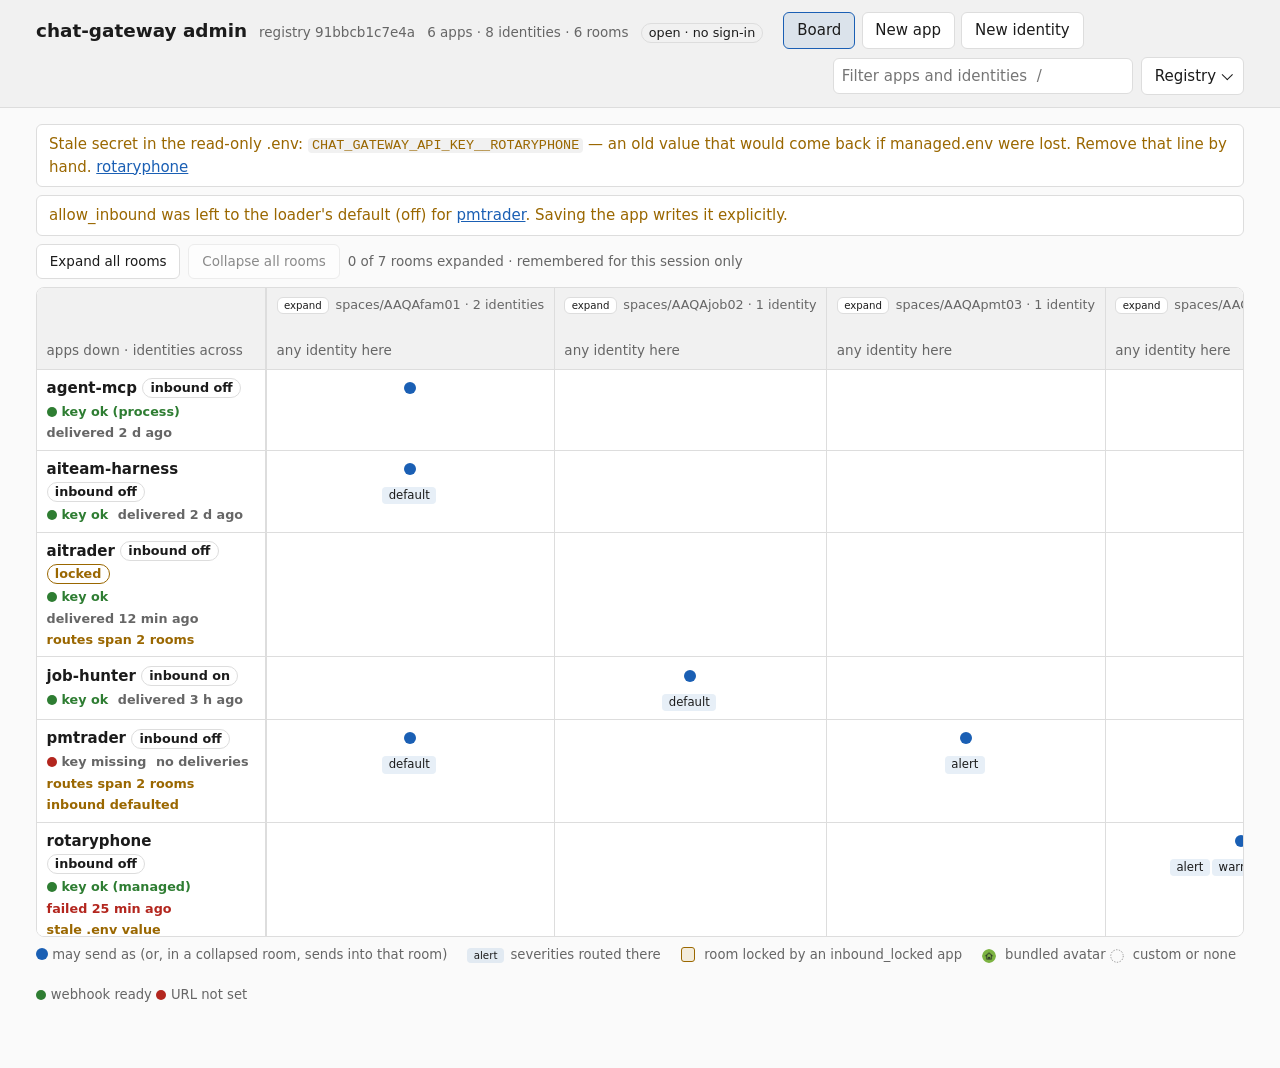
<file: docs/design-handoffs/admin-console-ux/mockups/index.html>
<!doctype html>
<!--
  THROWAWAY VISUAL MOCKUP — chat-gateway admin console, CG-92 (recommended option C:
  grant matrix + inspectors). Companion to the CG-92 spec and the handoff overview.

  This is NOT product code. It uses inline <style> and <script>, which the real
  /admin page's CSP forbids; it renders fake data; every "write" only toasts
  (creating an identity and changing an avatar update in-memory fake state so
  the flows can be seen working). Open from file://. No external resources.

  Revision 2026-10-16 (D5, D6): the matrix scrolls in its own bounded region
  with sticky headers and a sticky app column; room groups collapse to one
  column (all collapsed by default; a room expands when it holds a grant of the
  app last opened in an inspector); avatar picker on the new-identity stepper
  and the identity inspector. Inline SVG circles stand in for the twenty PNG
  icons under assets/avatars/png/; the names below are placeholders.

  Fake data mirrors config/registry.example.yaml plus two more apps
  (rotaryphone, pmtrader — pmtrader shares pm-familyworkspace with
  aiteam-harness and agent-mcp) and one unused identity with no room recorded.
  Space ids, keys and env values are invented.
-->
<html lang="en">
<head>
<meta charset="utf-8">
<meta name="viewport" content="width=device-width, initial-scale=1">
<title>Gateway Admin — mockup</title>
<style>
:root { --bg:#fafafa; --fg:#1b1b1b; --muted:#666; --line:#ddd; --accent:#1a5fb4; --warn:#9a6700; --err:#b3261e; --card:#fff; --ok:#2e7d32;
  --panel:#f1f1f1; --locked-bg:rgba(154,103,0,.08); --accent-soft:rgba(26,95,180,.10); --locked-solid:#f3ecdc; }
@media (prefers-color-scheme: dark) { :root { --bg:#161616; --fg:#e8e8e8; --muted:#9a9a9a; --line:#333; --accent:#78aeed; --warn:#e5b45b; --err:#f2b8b5; --card:#1f1f1f; --ok:#8bd08f;
  --panel:#1b1b1b; --locked-bg:rgba(229,180,91,.10); --accent-soft:rgba(120,174,237,.14); --locked-solid:#2a2519; } }
* { box-sizing:border-box; }
html, body { overflow-x:hidden; }
body { margin:0; font:15px/1.5 system-ui, sans-serif; background:var(--bg); color:var(--fg); }
::selection { background:var(--accent); color:#fff; }
a { color:var(--accent); }
button { font:inherit; padding:.4rem .8rem; border:1px solid var(--line); border-radius:6px; background:var(--card); color:var(--fg); cursor:pointer; transition:background .15s, border-color .15s; }
button:hover:not(:disabled) { border-color:var(--muted); }
button:focus-visible, input:focus-visible, select:focus-visible, textarea:focus-visible, [tabindex]:focus-visible, summary:focus-visible { outline:2px solid var(--accent); outline-offset:1px; }
button:disabled { opacity:.5; cursor:not-allowed; }
button.primary { background:var(--accent); color:#fff; border-color:var(--accent); }
button.danger { color:var(--err); border-color:var(--err); }
button.danger-solid { background:var(--err); color:#fff; border-color:var(--err); }
button.link { border:none; background:none; padding:0; color:var(--accent); text-decoration:underline; }
button.toggle { padding:0 .4rem; font-size:.8em; line-height:1.5; margin-right:.4rem; }
input, select, textarea { font:inherit; padding:.35rem .5rem; border:1px solid var(--line); border-radius:6px; background:var(--card); color:var(--fg); width:100%; max-width:100%; }
input[type=checkbox], input[type=radio] { width:auto; margin:0 .4rem 0 0; vertical-align:-2px; }
input:disabled, select:disabled, textarea:disabled { opacity:.6; }
label { display:block; margin:.5rem 0; }
fieldset { border:1px solid var(--line); border-radius:8px; margin:1rem 0; padding:.5rem 1rem 1rem; min-width:0; background:var(--card); }
legend { font-weight:600; padding:0 .3rem; }
h1 { font-size:1.15rem; margin:0; }
h2 { font-size:1.25rem; margin:1.25rem 0 .5rem; }
h3 { font-size:1.05rem; margin:1rem 0 .4rem; }
code { word-break:break-all; font-size:.9em; background:var(--panel); padding:0 .25rem; border-radius:4px; }
pre { overflow-x:auto; max-width:100%; background:var(--panel); border:1px solid var(--line); border-radius:6px; padding:.75rem; font-size:.85em; }
.muted { color:var(--muted); }
.warn { color:var(--warn); }
.error { color:var(--err); }
.ok { color:var(--ok); }
.small { font-size:.9em; }
.vh { position:absolute; width:1px; height:1px; overflow:hidden; clip:rect(0 0 0 0); white-space:nowrap; }
.num { font-variant-numeric:tabular-nums; }

/* shell */
header { border-bottom:1px solid var(--line); background:var(--panel); }
.bar { max-width:1240px; margin:0 auto; padding:.75rem 16px; display:flex; flex-wrap:wrap; gap:.5rem 1rem; align-items:center; }
.bar .title { display:flex; gap:.75rem; align-items:baseline; flex-wrap:wrap; }
.bar nav { display:flex; gap:.4rem; flex-wrap:wrap; }
.bar nav button[aria-current=page] { background:var(--accent-soft); border-color:var(--accent); }
.bar .grow { flex:1 1 220px; display:flex; gap:.5rem; justify-content:flex-end; align-items:center; }
.bar .grow input { max-width:300px; }
details.menu { position:relative; }
details.menu summary { list-style:none; cursor:pointer; padding:.4rem .8rem; border:1px solid var(--line); border-radius:6px; background:var(--card); display:inline-flex; align-items:center; gap:.4rem; }
details.menu summary::after { content:""; width:.45em; height:.45em; border-right:1.5px solid currentColor; border-bottom:1.5px solid currentColor; transform:rotate(45deg) translateY(-2px); }
details.menu[open] summary::after { transform:rotate(-135deg) translateY(2px); }
details.menu .sheet { position:absolute; right:0; top:calc(100% + 4px); min-width:300px; background:var(--card); border:1px solid var(--line); border-radius:8px; padding:.5rem; z-index:5; box-shadow:0 6px 18px rgba(0,0,0,.12); }
details.menu .sheet button { display:block; width:100%; text-align:left; border:none; background:none; padding:.5rem .6rem; border-radius:6px; }
details.menu .sheet button:hover { background:var(--accent-soft); }
details.menu .sheet .small { padding:0 .6rem .4rem; }
main { max-width:1240px; margin:0 auto; padding:1rem 16px 4rem; position:relative; }
#banners p { margin:0 0 .5rem; padding:.5rem .75rem; border:1px solid var(--line); border-radius:6px; background:var(--card); }
#notices { position:fixed; top:.75rem; right:.75rem; display:flex; flex-direction:column; gap:.5rem; z-index:20; max-width:min(420px, calc(100vw - 1.5rem)); }
.notice { background:var(--card); border:1px solid var(--line); border-radius:8px; padding:.6rem .8rem; box-shadow:0 6px 18px rgba(0,0,0,.14); display:flex; gap:.6rem; align-items:flex-start; }
.notice.alert { border-color:var(--err); }
.notice.status { border-color:var(--ok); }
.notice p { margin:0; flex:1; white-space:pre-line; }
.crumb { margin:.25rem 0 .5rem; color:var(--muted); font-size:.95em; }

/* primitives */
.pill { display:inline-block; padding:0 .45rem; margin-right:.25rem; border-radius:999px; border:1px solid var(--line); font-size:.85em; line-height:1.4; vertical-align:middle; }
.pill.warn { color:var(--warn); border-color:var(--warn); }
.pill.err { color:var(--err); border-color:var(--err); }
.chip { display:inline-block; padding:0 .4rem; border-radius:4px; background:var(--accent-soft); color:var(--fg); font-size:.78em; line-height:1.5; margin:.1rem .15rem 0 0; }
.dot { display:inline-block; width:10px; height:10px; border-radius:50%; background:var(--muted); vertical-align:-1px; margin-right:.3rem; }
.dot.ok { background:var(--ok); }
.dot.err { background:var(--err); }
.dot.granted { background:var(--accent); width:12px; height:12px; margin:0; }
.avatar { vertical-align:-4px; margin-right:.3rem; flex:none; border-radius:50%; object-fit:cover; }
.avatar.none circle { fill:none; stroke:var(--muted); stroke-dasharray:2 2; }
.card { background:var(--card); border:1px solid var(--line); border-radius:8px; padding:1rem; margin:1rem 0; }
.callout { border:1px solid var(--line); background:var(--panel); border-radius:6px; padding:.5rem .75rem; margin:.5rem 0; font-size:.95em; }
.callout.warn { border-color:var(--warn); }
.callout.err { border-color:var(--err); }
.status-strip { font-size:.85em; color:var(--muted); margin-top:.15rem; display:flex; flex-wrap:wrap; gap:.15rem .6rem; }
.secret { font-family:ui-monospace, monospace; word-break:break-all; background:var(--card); border:1px solid var(--line); border-radius:6px; padding:.5rem; }
.actions { display:flex; gap:.5rem; flex-wrap:wrap; justify-content:flex-end; margin-top:1rem; }
.row { display:flex; gap:.5rem; flex-wrap:wrap; align-items:center; }
.skeleton { height:1em; border-radius:4px; background:linear-gradient(90deg, var(--panel), var(--line), var(--panel)); }
table.plain { width:100%; border-collapse:collapse; margin:.5rem 0; }
table.plain th, table.plain td { text-align:left; padding:.35rem .5rem; border-bottom:1px solid var(--line); vertical-align:top; }
.savebar { position:sticky; bottom:0; background:var(--panel); border-top:1px solid var(--line); padding:.6rem 0; display:flex; gap:.75rem; align-items:center; justify-content:flex-end; margin-top:1rem; }
.savebar .muted { margin-right:auto; }
ol.guide li { margin:.35rem 0; }
.stepper { counter-reset:step; list-style:none; padding:0; margin:0; }
.stepper > li { counter-increment:step; border:1px solid var(--line); border-radius:8px; padding:.75rem 1rem 1rem 3rem; margin:.75rem 0; position:relative; background:var(--card); }
.stepper > li::before { content:counter(step); position:absolute; left:.9rem; top:.9rem; width:1.5rem; height:1.5rem; border-radius:50%; background:var(--accent); color:#fff; font-size:.85em; display:flex; align-items:center; justify-content:center; }
.stepper h3 { margin-top:0; }
.grant { display:grid; grid-template-columns:auto 1fr; gap:.1rem .5rem; align-items:baseline; padding:.3rem 0; border-bottom:1px dashed var(--line); }
.grant:last-child { border-bottom:none; }
.grant .meta { grid-column:2; font-size:.88em; color:var(--muted); }
.roomhead { margin:.75rem 0 .25rem; font-weight:600; font-size:.92em; display:flex; gap:.5rem; align-items:center; flex-wrap:wrap; }
.roomhead.locked { background:var(--locked-bg); padding:.15rem .4rem; border-radius:4px; }

/* avatar picker */
.picker { display:grid; grid-template-columns:repeat(auto-fill, minmax(84px, 1fr)); gap:.4rem; margin:.5rem 0; }
.picker button { display:flex; flex-direction:column; align-items:center; gap:.2rem; padding:.5rem .25rem; font-size:.8em; }
.picker button[aria-pressed=true] { border-color:var(--accent); background:var(--accent-soft); }
.picker button .avatar { margin:0; }

/* matrix — bounded region, sticky headers and app column (D5) */
.matrix-tools { display:flex; gap:.5rem; align-items:center; flex-wrap:wrap; margin:0 0 .5rem; font-size:.9em; }
.matrix-wrap { overflow:auto; max-width:100%; max-height:calc(100vh - 250px); min-height:260px; border:1px solid var(--line); border-radius:8px; background:var(--card); }
table.matrix { border-collapse:separate; border-spacing:0; min-width:100%; }
table.matrix caption { text-align:left; padding:.5rem .75rem; color:var(--muted); font-size:.9em; caption-side:bottom; }
table.matrix th, table.matrix td { padding:.45rem .6rem; border-bottom:1px solid var(--line); border-right:1px solid var(--line); vertical-align:top; text-align:left; }
table.matrix thead th { position:sticky; z-index:3; background:var(--panel); font-weight:500; }
table.matrix thead tr.groups th { top:0; height:2.75rem; white-space:nowrap; font-size:.85em; color:var(--muted); border-bottom:none; }
table.matrix thead tr.idents th { top:2.75rem; min-width:132px; }
table.matrix thead tr.idents th.collapsed { min-width:96px; }
table.matrix th:first-child, table.matrix td:first-child { position:sticky; left:0; background:var(--card); z-index:2; min-width:230px; border-right:2px solid var(--line); }
table.matrix thead th:first-child { z-index:4; background:var(--panel); }
table.matrix thead tr.groups th.locked, table.matrix thead tr.idents th.locked, table.matrix tbody td.locked { background:var(--locked-solid); }
table.matrix thead tr.groups th.locked { color:var(--fg); }
table.matrix thead tr.groups th a { color:inherit; text-decoration:none; }
table.matrix thead tr.groups th a:hover { text-decoration:underline; }
table.matrix thead tr.idents th a { color:var(--fg); text-decoration:none; font-weight:600; }
table.matrix thead tr.idents th a:hover { text-decoration:underline; }
table.matrix thead tr.idents .disp { display:block; font-size:.82em; color:var(--muted); font-weight:400; }
table.matrix tbody th a { color:var(--fg); font-weight:600; text-decoration:none; }
table.matrix tbody th a:hover { text-decoration:underline; }
table.matrix tbody td { text-align:center; }
table.matrix tbody td.cell:hover, table.matrix tbody td.cell:focus-visible { background:var(--accent-soft); cursor:pointer; }
table.matrix tbody tr.selected th, table.matrix tbody tr.selected td { box-shadow:inset 0 0 0 999px var(--accent-soft); }
table.matrix tbody td .chips { display:block; margin-top:.15rem; }
table.matrix tbody tr:last-child th, table.matrix tbody tr:last-child td { border-bottom:none; }
table.matrix [data-grid] { cursor:pointer; }
.legend { display:flex; gap:1.25rem; flex-wrap:wrap; font-size:.88em; color:var(--muted); margin:.5rem 0 0; align-items:center; }
.legend .sw { display:inline-block; width:1.1em; height:1.1em; vertical-align:-3px; margin-right:.3rem; border-radius:3px; }
.cards { display:none; }
.appcard { background:var(--card); border:1px solid var(--line); border-radius:8px; padding:.75rem 1rem; margin:.6rem 0; }
.appcard .chipsrow { margin:.3rem 0 .1rem; }
.appcard .chipsrow .room { display:block; font-size:.8em; color:var(--muted); margin-top:.3rem; }
.appcard .chipsrow .room.locked { background:var(--locked-bg); display:inline-block; padding:0 .3rem; border-radius:3px; }
.appcard .ichip { display:inline-block; border:1px solid var(--line); border-radius:999px; padding:0 .5rem; margin:.15rem .2rem 0 0; font-size:.88em; color:var(--fg); text-decoration:none; }
.appcard .ichip small { color:var(--muted); }

/* dialogs */
dialog { border:1px solid var(--line); border-radius:8px; background:var(--panel); color:var(--fg); padding:1.25rem; max-width:min(560px, calc(100vw - 2rem)); width:100%; }
dialog::backdrop { background:rgba(0,0,0,.4); }
dialog h2 { margin:0 0 .5rem; font-size:1.1rem; }
dialog[data-tone=warn] h2 { color:var(--warn); }
dialog[data-tone=danger] h2 { color:var(--err); }
dialog ul { margin:.25rem 0 .5rem 1.25rem; }
dialog .actions { margin-top:.75rem; }
kbd { font:inherit; font-size:.85em; border:1px solid var(--line); border-bottom-width:2px; border-radius:4px; padding:0 .35rem; background:var(--card); }

/* phone */
@media (max-width:720px) {
  .matrix-wrap, .legend, .matrix-tools { display:none; }
  .cards { display:block; }
  .bar nav { width:100%; }
  .bar nav button { flex:1; }
  .bar .grow { width:100%; justify-content:stretch; }
  .bar .grow input { max-width:none; }
  .actions button, .savebar button { flex:1; min-height:44px; }
  button { min-height:40px; }
  dialog { margin:auto 0 0; max-width:100vw; border-radius:12px 12px 0 0; border-bottom:none; }
}
</style>
</head>
<body>
<header>
  <div class="bar">
    <div class="title"><h1>chat-gateway admin</h1><span id="sha" class="muted small num"></span><span id="counts" class="muted small"></span><span class="pill" title="CG-91 open mode (shell element kept as CG-91 ships it)">open · no sign-in</span></div>
    <nav aria-label="Console">
      <button type="button" id="nav-board">Board</button>
      <button type="button" id="nav-new-app">New app</button>
      <button type="button" id="nav-new-identity">New identity</button>
    </nav>
    <div class="grow">
      <input id="filter" type="search" placeholder="Filter apps and identities  /" aria-label="Filter apps and identities" autocomplete="off">
      <details class="menu" id="regmenu">
        <summary>Registry</summary>
        <div class="sheet">
          <button type="button" id="m-refresh">Refresh view</button>
          <p class="small muted">Re-read what the running gateway holds — picks up a change made from another tab.</p>
          <button type="button" id="m-reload">Reload from disk</button>
          <p class="small muted">Validate registry.yaml as it is on disk and swap it live — after a hand edit.</p>
          <button type="button" id="m-states">States reference (mockup)</button>
          <button type="button" id="m-help">Keyboard shortcuts <kbd>?</kbd></button>
        </div>
      </details>
    </div>
  </div>
</header>
<main>
  <div id="banners"></div>
  <div id="crumb" class="crumb"></div>
  <div id="view" aria-live="polite"></div>
</main>
<div id="notices" aria-label="Notices"></div>
<dialog id="confirm"></dialog>
<dialog id="help" data-tone="none">
  <h2>Keyboard</h2>
  <table class="plain">
    <tr><td><kbd>/</kbd></td><td>Focus the filter</td></tr>
    <tr><td><kbd>Esc</kbd></td><td>Back to the board from any view; Cancel in a dialog</td></tr>
    <tr><td><kbd>?</kbd></td><td>This list</td></tr>
    <tr><td><kbd>←</kbd> <kbd>→</kbd> <kbd>↑</kbd> <kbd>↓</kbd></td><td>Move around the matrix; <kbd>Home</kbd>/<kbd>End</kbd> to row ends. Up from an identity reaches its room header; down from a room header lands on its first column</td></tr>
    <tr><td><kbd>Enter</kbd></td><td>Open the app, identity or room under the focused cell; on a collapsed room's column, expand it</td></tr>
    <tr><td><kbd>Space</kbd></td><td>On a room header: collapse or expand that room</td></tr>
  </table>
  <form method="dialog" class="actions"><button type="submit" class="primary">Close</button></form>
</dialog>

<script>
"use strict";
// ------------------------------------------------------------- helpers ---
const $ = (id) => document.getElementById(id);
function el(tag, attrs, ...children) {
  const n = document.createElement(tag);
  for (const [k, v] of Object.entries(attrs || {})) {
    if (k === "on") for (const [ev, fn] of Object.entries(v)) n.addEventListener(ev, fn);
    else if (k === "text") n.textContent = v;
    else if (v === true) n.setAttribute(k, "");
    else if (v !== false && v != null) n.setAttribute(k, v);
  }
  n.append(...toNodes(children));
  return n;
}
function toNodes(children) {
  const out = [];
  for (const c of children.flat(Infinity)) if (c != null) out.push(c instanceof Node ? c : document.createTextNode(String(c)));
  return out;
}
const SEVERITIES = ["alert", "warning", "info"];
const RULE_6 = "Inbound crosses to a consumer only by that consumer's explicit registry opt-in (hard rule #6).";
const MOCK = " (mockup — nothing written)";
const BASE = "http://192.168.1.20:8099";
// The twenty bundled PNGs (assets/avatars/png/), copied beside this file as avatars/<name>.png.
// In the product the page renders them from /admin/static/avatars/<name>.png.
const AVATARS = ["agent", "alert", "build", "calendar", "database", "deploy", "finance", "heartbeat", "home", "info", "jobs", "messages", "phone", "report", "resolved", "search", "security", "server", "trading", "warning"];
// The URL handed to the operator is the PUBLIC raw GitHub URL (R1): Google fetches avatars
// from the internet and the gateway is LAN-bound. Gateway-served PNGs are for this page only.
const avatarUrl = (name) => "https://raw.githubusercontent.com/mmackelprang/chat-gateway/main/assets/avatars/png/" + name + ".png";

// ----------------------------------------------------------- fake data ---
const NOW = Date.now(), MIN = 60000, HR = 3600000, DAY = 86400000;
const iso = (ago) => new Date(NOW - ago).toISOString();
const dl = (ago, kind, title, status, detail) => ({ id: Math.floor(ago / 1000), ts: iso(ago), source: "", kind, title, status, detail: detail || "" });
let state = {
  registry_sha256: "91bbcb1c7e4a0f3d55a9c2b1e8d7f6a4",
  mcp_enabled: true,
  shadowed_env_names: ["CHAT_GATEWAY_API_KEY__ROTARYPHONE"],
  inbound_defaulted: ["pmtrader"],
  avatars: AVATARS,
  identities: {
    "aitrader-alerts":    { display: "aitrader",                   mode: "webhook", space: "spaces/AAQAtrdA1", webhook_url_env: "GOOGLE_CHAT_WEBHOOK_URL__AITRADER_ALERTS",     env_resolved: true,  secret_source: ".env",    avatar: "trading" },
    "aitrader-reports":   { display: "aitrader reports",           mode: "webhook", space: "spaces/AAQAtrdR2", webhook_url_env: "GOOGLE_CHAT_WEBHOOK_URL__AITRADER_REPORTS",    env_resolved: true,  secret_source: ".env",    avatar: "report" },
    "family-reminders":   { display: "Reminders · familyworkspace", mode: "webhook", space: "spaces/AAQAfam01", webhook_url_env: "GOOGLE_CHAT_WEBHOOK_URL__FAMILY_REMINDERS",    env_resolved: true,  secret_source: "managed", avatar: "calendar" },
    "job-hunter":         { display: "Job Hunter",                 mode: "webhook", space: "spaces/AAQAjob02", webhook_url_env: "GOOGLE_CHAT_WEBHOOK_URL__JOB_HUNTER",          env_resolved: true,  secret_source: ".env",    avatar: "https://example.com/icons/jobhunter.png" },
    "legacy-notify":      { display: "Legacy notifier",            mode: "webhook", space: "",                 webhook_url_env: "GOOGLE_CHAT_WEBHOOK_URL__LEGACY_NOTIFY",       env_resolved: false, secret_source: "unset",   avatar: null },
    "pm-familyworkspace": { display: "PM · familyworkspace",       mode: "webhook", space: "spaces/AAQAfam01", webhook_url_env: "GOOGLE_CHAT_WEBHOOK_URL__FAMILYWORKSPACE__PM", env_resolved: true,  secret_source: ".env",    avatar: "home" },
    "pmtrader-alerts":    { display: "pmtrader",                   mode: "webhook", space: "spaces/AAQApmt03", webhook_url_env: "GOOGLE_CHAT_WEBHOOK_URL__PMTRADER_ALERTS",     env_resolved: true,  secret_source: "managed", avatar: null },
    "rotaryphone-alerts": { display: "rotaryphone",                mode: "webhook", space: "spaces/AAQArot05", webhook_url_env: "GOOGLE_CHAT_WEBHOOK_URL__ROTARYPHONE",         env_resolved: true,  secret_source: "managed", avatar: "phone" },
  },
  apps: {
    "agent-mcp":      { identities: ["pm-familyworkspace", "family-reminders"], routes: {}, allow_inbound: false, inbound_locked: false, callback_url_set: false, allowed_users: [], unreachable_message_set: false, inbox_pending: 0,
                        key_env: "CHAT_GATEWAY_API_KEY__AGENT_MCP", key_configured: true, key_source: "process",
                        recent_deliveries: [dl(2 * DAY + 3 * HR, "message", "deploy finished: homelab #212", "delivered")] },
    "aiteam-harness": { identities: ["pm-familyworkspace"], routes: { default: "pm-familyworkspace" }, allow_inbound: false, inbound_locked: false, callback_url_set: false, allowed_users: [], unreachable_message_set: false, inbox_pending: 0,
                        key_env: "CHAT_GATEWAY_API_KEY__AITEAM_HARNESS", key_configured: true, key_source: ".env",
                        recent_deliveries: [dl(2 * DAY + 1 * HR, "notify/info", "stage 6 green", "delivered")] },
    "aitrader":       { identities: ["aitrader-alerts", "aitrader-reports"], routes: { alert: "aitrader-alerts", warning: "aitrader-reports", info: "aitrader-reports" }, allow_inbound: false, inbound_locked: true, callback_url_set: false, allowed_users: [], unreachable_message_set: false, inbox_pending: 0,
                        key_env: "CHAT_GATEWAY_API_KEY__AITRADER", key_configured: true, key_source: ".env",
                        recent_deliveries: [dl(5 * HR, "notify/info", "EOD report", "delivered"), dl(2 * HR + 40 * MIN, "heartbeat", "dead-man: strategy-loop missed", "delivered"), dl(1 * HR + 50 * MIN, "notify/alert", "RESOLVED strategy-loop", "delivered"), dl(40 * MIN, "notify/info", "fills 14:00", "delivered"), dl(12 * MIN, "notify/warning", "spread widened AAPL", "delivered")] },
    "job-hunter":     { identities: ["job-hunter"], routes: { default: "job-hunter" }, allow_inbound: true, inbound_locked: false, callback_url_set: true, allowed_users: ["owner@example.com"], unreachable_message_set: true, inbox_pending: 2,
                        key_env: "CHAT_GATEWAY_API_KEY__JOB_HUNTER", key_configured: true, key_source: ".env",
                        recent_deliveries: [dl(3 * HR + 12 * MIN, "message", "3 new matches to review", "delivered")] },
    "pmtrader":       { identities: ["pmtrader-alerts", "pm-familyworkspace"], routes: { default: "pm-familyworkspace", alert: "pmtrader-alerts" }, allow_inbound: false, inbound_locked: false, callback_url_set: false, allowed_users: [], unreachable_message_set: false, inbox_pending: 0,
                        key_env: "CHAT_GATEWAY_API_KEY__PMTRADER", key_configured: false, key_source: "unset",
                        recent_deliveries: [] },
    "rotaryphone":    { identities: ["rotaryphone-alerts"], routes: { alert: "rotaryphone-alerts", warning: "rotaryphone-alerts", info: "rotaryphone-alerts" }, allow_inbound: false, inbound_locked: false, callback_url_set: false, allowed_users: [], unreachable_message_set: false, inbox_pending: 0,
                        key_env: "CHAT_GATEWAY_API_KEY__ROTARYPHONE", key_configured: true, key_source: "managed",
                        recent_deliveries: [dl(6 * HR, "notify/info", "line idle 8h", "delivered"), dl(25 * MIN, "notify/alert", "handset off-hook", "failed", "webhook HTTP 404")] },
  },
};
let draft = null;      // new-app return ticket (page memory only)
let revealData = null; // { app_id, key, key_env, shadows } — in memory only
let filterQ = "";
let selectedApp = null;          // the app last opened in an inspector (session only)
let collapsed = null;            // Set of room keys collapsed on the board (session only; null = not initialised)

// -------------------------------------------------------------- derived ---
const appIds = () => Object.keys(state.apps).sort();
const identNames = () => Object.keys(state.identities).sort();
function holders(name) { return appIds().filter((a) => state.apps[a].identities.includes(name)); }
function routesTo(appId, name) { const app = state.apps[appId]; if (!app) return []; return Object.entries(app.routes).filter(([, v]) => v === name).map(([s]) => s); }
function roomKey(space) { return space ? space.replace(/^spaces\//, "") : "none"; }
// In the product this is state.rooms, published by the server (CG-92 D2); the mock derives it.
function rooms() {
  const map = new Map();
  for (const n of identNames()) {
    const sp = state.identities[n].space;
    const k = roomKey(sp);
    if (!map.has(k)) map.set(k, { key: k, space: sp, identities: [], posting: new Set(), inbound: new Set(), lockedBy: null });
    const r = map.get(k);
    r.identities.push(n);
    for (const a of holders(n)) {
      r.posting.add(a);
      if (sp && state.apps[a].allow_inbound) r.inbound.add(a);
      if (sp && state.apps[a].inbound_locked && !r.lockedBy) r.lockedBy = a;
    }
  }
  return [...map.values()].sort((a, b) => (a.key === "none") - (b.key === "none") || a.key.localeCompare(b.key));
}
function roomOf(name) { return rooms().find((r) => r.identities.includes(name)); }
function roomLabel(space) { return space || "No room recorded"; }
function roomProxy(r) { return r.identities.map((n) => state.identities[n].display).join(", "); }
function appRooms(appId, identities) { return new Set((identities || state.apps[appId].identities).map((n) => state.identities[n] && state.identities[n].space).filter(Boolean)); }
function routeRooms(routes) { return new Set(Object.values(routes).map((n) => state.identities[n] && state.identities[n].space).filter(Boolean)); }
function relTime(ts) {
  const d = NOW - new Date(ts).getTime();
  if (d < MIN) return "just now";
  if (d < HR) return Math.round(d / MIN) + " min ago";
  if (d < DAY) return Math.round(d / HR) + " h ago";
  return Math.round(d / DAY) + " d ago";
}
function lastDelivery(a) { const r = a.recent_deliveries; return r.length ? r[r.length - 1] : null; }
function keyState(a) {
  if (!a.key_configured) return { cls: "err", text: "key missing" };
  return { cls: "ok", text: "key ok" + (a.key_source === "process" ? " (process)" : a.key_source === "managed" ? " (managed)" : "") };
}
function envName(prefix, id) { return prefix + id.toUpperCase().replace(/-/g, "_"); }
function ensureCollapsed() { if (!collapsed) collapsed = new Set(rooms().map((r) => r.key)); }
function expandFor(appId) { ensureCollapsed(); const app = state.apps[appId]; if (!app) return; for (const r of rooms()) if (r.identities.some((n) => app.identities.includes(n))) collapsed.delete(r.key); }

// Avatars: a bundled icon renders as the real PNG (avatars/<name>.png beside this file; the
// product serves /admin/static/avatars/<name>.png). Custom URL or none → a neutral dashed circle.
function avatarMark(value, size) {
  const s = size || 16;
  const bundled = value && AVATARS.includes(value);
  if (bundled) return el("img", { class: "avatar", src: "avatars/" + value + ".png", alt: "", width: String(s), height: String(s), title: "avatar: " + value });
  const ns = "http://www.w3.org/2000/svg";
  const svg = document.createElementNS(ns, "svg");
  svg.setAttribute("width", s); svg.setAttribute("height", s); svg.setAttribute("viewBox", "0 0 20 20"); svg.setAttribute("class", "avatar none"); svg.setAttribute("role", "img");
  const c = document.createElementNS(ns, "circle"); c.setAttribute("cx", "10"); c.setAttribute("cy", "10"); c.setAttribute("r", "9");
  const title = document.createElementNS(ns, "title"); title.textContent = value ? "custom avatar URL" : "no avatar recorded";
  svg.append(c, title);
  return svg;
}
function avatarWords(value) { return !value ? "none recorded" : AVATARS.includes(value) ? "bundled icon “" + value + "”" : "custom URL"; }
// The picker: bundled icons as pressed-state buttons, a custom https URL, or none; shows the URL to paste into Chat.
function avatarPicker(current, onChange) {
  let value = current || null;
  const urlBox = el("input", { class: "secret", readonly: true, "aria-label": "Avatar URL to paste into Google Chat" });
  const custom = el("input", { type: "url", placeholder: "https://… (a public PNG; never a secret)", autocomplete: "off", value: value && !AVATARS.includes(value) ? value : "" });
  const grid = el("div", { class: "picker", role: "group", "aria-label": "Bundled avatars" });
  const render = () => {
    grid.replaceChildren(...AVATARS.map((n) => el("button", { type: "button", "aria-pressed": String(value === n), on: { click: () => { value = n; custom.value = ""; render(); } } }, avatarMark(n, 40), n)),
      el("button", { type: "button", "aria-pressed": String(!value), on: { click: () => { value = null; custom.value = ""; render(); } } }, avatarMark(null, 40), "none"));
    urlBox.value = value ? (AVATARS.includes(value) ? avatarUrl(value) : value) : "";
    onChange && onChange(value);
  };
  custom.addEventListener("input", () => { value = custom.value.trim() || null; grid.querySelectorAll("button").forEach((b) => b.setAttribute("aria-pressed", "false")); urlBox.value = value || ""; onChange && onChange(value); });
  render();
  const wrap = el("div", {}, grid,
    el("label", {}, "Or a custom https URL", custom),
    el("label", {}, "Paste this into the webhook's Avatar URL in Google Chat", urlBox),
    el("div", { class: "row" }, el("button", { type: "button", text: "Select URL", on: { click: () => { urlBox.focus(); urlBox.select(); notify("URL selected — press Ctrl+C (or ⌘C) to copy."); } } }),
      el("span", { class: "muted small", text: "This is the icon's public URL — Google fetches it, so it cannot be a LAN address. The avatar recorded here is a name or a public image URL, never a secret." })));
  wrap.value = () => value;
  return wrap;
}

// ---------------------------------------------------------------- shell ---
function notify(msg, kind) {
  const n = el("div", { class: "notice " + (kind || "status"), role: kind === "alert" ? "alert" : "status" },
    el("p", { text: msg }),
    el("button", { type: "button", text: "Dismiss", on: { click: () => n.remove() } }));
  $("notices").append(n);
  if (kind !== "alert") setTimeout(() => n.remove(), 6000);
}
function view(...nodes) { $("view").replaceChildren(...toNodes(nodes)); }
function crumb(...parts) {
  const nodes = [el("a", { href: "#/", text: "Board" })];
  parts.forEach((p, i) => { nodes.push(" › "); nodes.push(i < parts.length - 1 && p.href ? el("a", { href: p.href, text: p.text }) : el("span", { text: p.text || p })); });
  $("crumb").replaceChildren(...toNodes(parts.length ? nodes : []));
}
function setNav(active) {
  for (const [id, key] of [["nav-board", "board"], ["nav-new-app", "new-app"], ["nav-new-identity", "new-identity"]]) {
    if (key === active) $(id).setAttribute("aria-current", "page"); else $(id).removeAttribute("aria-current");
  }
}
function header() {
  $("sha").textContent = "registry " + state.registry_sha256.slice(0, 12);
  const n = rooms().filter((r) => r.key !== "none").length;
  $("counts").textContent = appIds().length + " apps · " + identNames().length + " identities · " + n + " rooms";
  const b = $("banners"); b.replaceChildren();
  if (state.shadowed_env_names.length) {
    const owners = appIds().filter((a) => state.shadowed_env_names.includes(state.apps[a].key_env));
    b.append(el("p", { class: "warn" }, "Stale secret in the read-only .env: ", el("code", { text: state.shadowed_env_names.join(", ") }),
      " — an old value that would come back if managed.env were lost. Remove that line by hand. ",
      owners.map((a) => el("a", { href: "#/app/" + a, text: a }))));
  }
  if (state.inbound_defaulted.length) {
    b.append(el("p", { class: "warn" }, "allow_inbound was left to the loader's default (off) for ",
      state.inbound_defaulted.map((a, i) => [i ? ", " : null, el("a", { href: "#/app/" + a, text: a })]),
      ". Saving the app writes it explicitly."));
  }
}

// ------------------------------------------------------------ dialogs ---
function typedConfirm({ title, intro, reasons = [], rule, expected, verb, tone }) {
  return new Promise((resolve) => {
    const dlg = $("confirm"); dlg.dataset.tone = tone || "danger";
    const input = el("input", { autocomplete: "off", "aria-label": "Type " + expected + " to confirm" });
    const ok = el("button", { type: "button", class: tone === "warn" ? "primary" : "danger-solid", text: verb, disabled: true });
    const cancel = el("button", { type: "button", text: "Cancel" });
    input.addEventListener("input", () => { ok.disabled = input.value.trim() !== expected; });
    const form = el("form", {},
      el("h2", { text: title }),
      intro ? el("p", { text: intro }) : null,
      reasons.length ? el("ul", {}, reasons.map((r) => el("li", { text: r }))) : null,
      rule ? el("p", { class: "muted small", text: rule }) : null,
      el("label", {}, "Type ", el("strong", { text: expected }), " to confirm", input),
      el("div", { class: "actions" }, cancel, ok));
    form.addEventListener("submit", (ev) => { ev.preventDefault(); if (!ok.disabled) dlg.close("ok"); });
    ok.addEventListener("click", () => dlg.close("ok"));
    cancel.addEventListener("click", () => dlg.close("cancel"));
    const opener = document.activeElement;
    dlg.replaceChildren(form);
    dlg.onclose = () => { resolve(dlg.returnValue === "ok" ? input.value.trim() : null); dlg.returnValue = ""; if (opener && opener.focus) opener.focus(); };
    dlg.showModal(); input.focus();
  });
}
// One-shot "discard?" dialog shared by the new-app draft and a dirty app inspector.
function discardConfirm(what) {
  return new Promise((resolve) => {
    const dlg = $("confirm"); dlg.dataset.tone = "warn";
    const keep = el("button", { type: "button", class: "primary", text: "Keep editing" });
    const discard = el("button", { type: "button", text: "Discard" });
    keep.addEventListener("click", () => dlg.close("keep")); discard.addEventListener("click", () => dlg.close("discard"));
    dlg.replaceChildren(el("h2", { text: "Discard " + what + "?" }), el("p", { class: "muted small", text: "Escape keeps editing." }), el("div", { class: "actions" }, discard, keep));
    dlg.onclose = () => { resolve(dlg.returnValue === "discard"); dlg.returnValue = ""; };
    dlg.showModal(); keep.focus();
  });
}
let dirtyGuard = null; // () => Promise<boolean> — set by a dirty inspector or draft; null when clean
async function leaveAllowed() { if (!dirtyGuard) return true; const ok = await dirtyGuard(); if (ok) dirtyGuard = null; return ok; }

// --------------------------------------------------------------- board ---
function matches(q, ...strs) { return !q || strs.some((s) => (s || "").toLowerCase().includes(q)); }
function toggleRoom(key) {
  ensureCollapsed();
  if (collapsed.has(key)) collapsed.delete(key); else collapsed.add(key);
  board();
  const th = document.querySelector('table.matrix [data-room="' + key + '"][data-grid^="0,"]');
  if (th) { document.querySelectorAll("table.matrix [data-grid]").forEach((x) => { x.tabIndex = -1; }); th.tabIndex = 0; th.focus(); }
}
function board() {
  setNav("board"); crumb(); ensureCollapsed();
  const q = filterQ.trim().toLowerCase();
  const rs = rooms();
  const identOk = (n) => matches(q, n, state.identities[n].display, state.identities[n].space) || holders(n).some((a) => matches(q, a));
  const appOk = (a) => matches(q, a) || state.apps[a].identities.some((n) => matches(q, n, state.identities[n].display, state.identities[n].space));
  const apps = appIds().filter(appOk);
  const groups = rs.map((r) => ({ r, ids: r.identities.filter(identOk), collapsed: collapsed.has(r.key) })).filter((g) => g.ids.length);
  // visible columns: one per identity in an expanded room, one per collapsed room
  const cols = []; groups.forEach((g) => { g.start = cols.length + 1; if (g.collapsed) cols.push({ g, collapsed: true }); else g.ids.forEach((n) => cols.push({ g, name: n })); g.end = cols.length; });

  if (!appIds().length && !identNames().length) return emptyState("both");
  if (!appIds().length) return emptyState("apps");
  if (!identNames().length) return emptyState("identities");

  const groupRow = el("tr", { class: "groups" },
    el("th", { scope: "col", "data-grid": "0,0", "data-span": "0,0", tabindex: "-1" }, el("span", { class: "vh", text: "App" })),
    groups.map((g, gi) => el("th", { scope: "colgroup", colspan: String(g.collapsed ? 1 : g.ids.length), class: g.r.lockedBy ? "locked" : null, "data-grid": "0," + (gi + 1), "data-span": g.start + "," + g.end, "data-room": g.r.key, tabindex: "-1", "data-href": "#/room/" + g.r.key },
      el("button", { type: "button", class: "toggle", text: g.collapsed ? "expand" : "collapse", "aria-expanded": String(!g.collapsed), "aria-label": (g.collapsed ? "Expand" : "Collapse") + " room " + roomLabel(g.r.space), tabindex: "-1", on: { click: (ev) => { ev.stopPropagation(); toggleRoom(g.r.key); } } }),
      el("a", { href: "#/room/" + g.r.key, tabindex: "-1", text: roomLabel(g.r.space) }),
      g.r.lockedBy ? [" ", el("span", { class: "pill warn", text: "locked by " + g.r.lockedBy })] : null,
      g.collapsed ? el("span", { class: "muted", text: " · " + g.ids.length + (g.ids.length === 1 ? " identity" : " identities") }) : null,
      !g.collapsed && g.r.key === "none" ? el("span", { class: "muted", text: " — cannot route inbound; not covered by any lock" }) : null)));
  const identRow = el("tr", { class: "idents" },
    el("th", { scope: "col", "data-grid": "1,0", tabindex: "0" }, el("span", { class: "muted small", text: "apps down · identities across" })),
    cols.map((col, c) => {
      if (col.collapsed) return el("th", { scope: "col", class: "collapsed" + (col.g.r.lockedBy ? " locked" : ""), "data-grid": "1," + (c + 1), "data-room": col.g.r.key, "data-collapsed": "1", tabindex: "-1" },
        el("span", { class: "muted small", text: "any identity here" }));
      const n = col.name; const i = state.identities[n]; const un = !holders(n).length;
      return el("th", { scope: "col", class: col.g.r.lockedBy ? "locked" : null, "data-grid": "1," + (c + 1), tabindex: "-1", "data-href": "#/identity/" + n },
        el("span", { class: "dot " + (i.mode !== "webhook" ? "" : i.env_resolved ? "ok" : "err"), title: i.mode !== "webhook" ? "Chat-app identity" : i.env_resolved ? "webhook ready" : "webhook URL not set" }),
        avatarMark(i.avatar, 16),
        el("a", { href: "#/identity/" + n, tabindex: "-1", text: n }),
        un ? [" ", el("span", { class: "pill", text: "unused" })] : null,
        el("span", { class: "disp", text: i.display }));
    }));
  const rowsN = apps.map((a, ri) => {
    const app = state.apps[a]; const last = lastDelivery(app); const ks = keyState(app);
    const split = routeRooms(app.routes).size > 1;
    const marks = [];
    if (split) marks.push(el("span", { class: "warn", text: "routes span " + routeRooms(app.routes).size + " rooms" }));
    if (state.shadowed_env_names.includes(app.key_env)) marks.push(el("span", { class: "warn", text: "stale .env value" }));
    if (state.inbound_defaulted.includes(a)) marks.push(el("span", { class: "warn", text: "inbound defaulted" }));
    return el("tr", { class: a === selectedApp ? "selected" : null },
      el("th", { scope: "row", "data-grid": (ri + 2) + ",0", tabindex: "-1", "data-href": "#/app/" + a },
        el("a", { href: "#/app/" + a, tabindex: "-1", text: a }), " ",
        el("span", { class: "pill", text: app.allow_inbound ? "inbound on" : "inbound off" }),
        app.inbound_locked ? el("span", { class: "pill warn", text: "locked" }) : null,
        el("div", { class: "status-strip" },
          el("span", { class: ks.cls }, el("span", { class: "dot " + ks.cls }), ks.text),
          el("span", { class: last ? (last.status === "delivered" ? "" : "error") : "", title: last ? last.ts : "" }, last ? last.status + " " + relTime(last.ts) : "no deliveries"),
          marks)),
      cols.map((col, c) => {
        const lockedCls = col.g.r.lockedBy ? "locked " : "";
        if (col.collapsed) {
          const mine = col.g.ids.filter((n) => app.identities.includes(n));
          const sev = mine.flatMap((n) => routesTo(a, n));
          return el("td", { class: lockedCls + "cell", "data-grid": (ri + 2) + "," + (c + 1), "data-room": col.g.r.key, "data-collapsed": "1", tabindex: "-1",
            title: mine.length ? a + " sends into " + roomLabel(col.g.r.space) + " as " + mine.join(", ") + " — Enter expands the room" : a + " does not post into " + roomLabel(col.g.r.space) },
            mine.length ? el("span", { class: "dot granted" }) : null,
            mine.length ? el("span", { class: "vh", text: "sends here as " + mine.join(", ") }) : null,
            sev.length ? el("span", { class: "chips" }, sev.map((s) => el("span", { class: "chip", text: s }))) : null);
        }
        const n = col.name; const granted = app.identities.includes(n); const sev = routesTo(a, n);
        return el("td", { class: lockedCls + "cell", "data-grid": (ri + 2) + "," + (c + 1), tabindex: "-1", "data-href": "#/app/" + a,
          title: granted ? a + " may send as " + n + (sev.length ? " · " + sev.join(", ") + " route" : "") : a + " may not send as " + n },
          granted ? el("span", { class: "dot granted" }) : null,
          granted ? el("span", { class: "vh", text: "may send as" }) : null,
          sev.length ? el("span", { class: "chips" }, sev.map((s) => el("span", { class: "chip", text: s }))) : null);
      }));
  });
  const table = el("table", { class: "matrix" },
    el("caption", { text: "Which app may send as which identity, grouped by room. A column with two or more dots is a shared identity; a collapsed room shows one column — a dot means the app sends into that room." }),
    el("thead", {}, groupRow, identRow), el("tbody", {}, rowsN));
  gridNav(table);
  table.addEventListener("click", (ev) => {
    if (ev.target.closest("button, a")) return;
    const c = ev.target.closest("[data-grid]"); if (!c) return;
    if (c.dataset.collapsed) { toggleRoom(c.dataset.room); return; }
    if (c.dataset.href) location.hash = c.dataset.href;
  });

  const cards = el("div", { class: "cards" }, apps.map((a) => { const app = state.apps[a]; const last = lastDelivery(app); const ks = keyState(app);
    return el("div", { class: "appcard" },
      el("div", {}, el("a", { href: "#/app/" + a }, el("strong", { text: a })), " ", el("span", { class: "pill", text: app.allow_inbound ? "inbound on" : "inbound off" }), app.inbound_locked ? el("span", { class: "pill warn", text: "locked" }) : null),
      el("div", { class: "status-strip" }, el("span", { class: ks.cls }, el("span", { class: "dot " + ks.cls }), ks.text), el("span", { class: last && last.status !== "delivered" ? "error" : "" }, last ? last.status + " " + relTime(last.ts) : "no deliveries")),
      el("div", { class: "chipsrow" }, rs.filter((r) => r.identities.some((n) => app.identities.includes(n))).map((r) => [
        el("span", { class: "room" + (r.lockedBy ? " locked" : "") }, roomLabel(r.space), r.lockedBy ? " · locked by " + r.lockedBy : ""),
        r.identities.filter((n) => app.identities.includes(n)).map((n) => el("a", { class: "ichip", href: "#/identity/" + n }, avatarMark(state.identities[n].avatar, 14), n, routesTo(a, n).length ? el("small", { text: " · " + routesTo(a, n).join(", ") }) : null))])),
      !app.identities.length ? el("p", { class: "muted small", text: "No grants — this app cannot send." }) : null);
  }));

  const allKeys = rs.map((r) => r.key);
  view(
    q ? el("p", { class: "muted small", text: apps.length + " of " + appIds().length + " apps · " + cols.filter((c) => !c.collapsed).length + " identities shown of " + identNames().length + " match “" + filterQ.trim() + "”" }) : null,
    el("div", { class: "matrix-tools" },
      el("button", { type: "button", text: "Expand all rooms", disabled: collapsed.size === 0, on: { click: () => { collapsed.clear(); board(); } } }),
      el("button", { type: "button", text: "Collapse all rooms", disabled: collapsed.size === allKeys.length, on: { click: () => { allKeys.forEach((k) => collapsed.add(k)); board(); } } }),
      el("span", { class: "muted", text: (allKeys.length - collapsed.size) + " of " + allKeys.length + " rooms expanded · remembered for this session only" })),
    el("div", { class: "matrix-wrap", role: "region", "aria-label": "Grant matrix (scrolls)" }, table),
    el("p", { class: "legend" },
      el("span", {}, el("span", { class: "dot granted" }), " may send as (or, in a collapsed room, sends into that room)"),
      el("span", {}, el("span", { class: "chip", text: "alert" }), " severities routed there"),
      el("span", {}, el("span", { class: "sw", style: "background:var(--locked-solid);border:1px solid var(--warn)" }), " room locked by an inbound_locked app"),
      el("span", {}, avatarMark("home", 14), " bundled avatar  ", avatarMark(null, 14), " custom or none"),
      el("span", {}, el("span", { class: "dot ok" }), "webhook ready  ", el("span", { class: "dot err" }), "URL not set")),
    cards);
}
function gridNav(table) {
  table.addEventListener("keydown", (ev) => {
    const cur = ev.target.closest("[data-grid]"); if (!cur) return;
    const [r, c] = cur.dataset.grid.split(",").map(Number);
    if (ev.key === " " && r === 0 && cur.dataset.room) { ev.preventDefault(); toggleRoom(cur.dataset.room); return; }
    if (ev.key === "Enter" || ev.key === " ") {
      ev.preventDefault();
      if (cur.dataset.collapsed) { toggleRoom(cur.dataset.room); return; }
      if (cur.dataset.href) location.hash = cur.dataset.href;
      return;
    }
    const all = [...table.querySelectorAll("[data-grid]")];
    const rowOf = (n) => all.filter((x) => Number(x.dataset.grid.split(",")[0]) === n);
    let target = null;
    switch (ev.key) {
      case "ArrowRight": case "ArrowLeft": case "Home": case "End": {
        const row = rowOf(r); let nc = ev.key === "Home" ? 0 : ev.key === "End" ? row.length - 1 : c + (ev.key === "ArrowRight" ? 1 : -1);
        nc = Math.max(0, Math.min(nc, row.length - 1)); target = row.find((x) => Number(x.dataset.grid.split(",")[1]) === nc); break; }
      case "ArrowUp": {
        if (r === 0) return;
        if (r === 1) target = rowOf(0).find((x) => { const [s, e] = x.dataset.span.split(",").map(Number); return c >= s && c <= e; }); // room header spanning this column
        else target = rowOf(r - 1).find((x) => Number(x.dataset.grid.split(",")[1]) === c);
        break; }
      case "ArrowDown": {
        if (r === 0) { const s = Number(cur.dataset.span.split(",")[0]); target = rowOf(1).find((x) => Number(x.dataset.grid.split(",")[1]) === s); }
        else target = rowOf(r + 1).find((x) => Number(x.dataset.grid.split(",")[1]) === c);
        break; }
      default: return;
    }
    if (!target) return;
    ev.preventDefault(); cur.tabIndex = -1; target.tabIndex = 0; target.focus();
  });
}
function emptyState(kind) {
  const msgs = {
    both: ["Nothing registered yet.", "An app needs an identity to send as, so start there.", ["identity", "app"]],
    apps: [identNames().length + " identities, no apps.", "Nothing can send until an app is registered and granted one.", ["app"]],
    identities: [appIds().length + " apps and nothing to send as.", "Every grant list is empty.", ["identity"]],
  }[kind];
  view(el("div", { class: "card" }, el("h2", { text: msgs[0] }), el("p", { text: msgs[1] }),
    el("div", { class: "row" },
      msgs[2].includes("identity") ? el("button", { type: "button", class: msgs[2][0] === "identity" ? "primary" : "", text: "Create an identity", on: { click: () => { location.hash = "#/new-identity"; } } }) : null,
      msgs[2].includes("app") ? el("button", { type: "button", class: msgs[2][0] === "app" ? "primary" : "", text: "Register an app", on: { click: () => { location.hash = "#/new-app"; } } }) : null),
    el("p", { class: "muted small", text: "Prefer the manual runbook? docs/registering-an-app.md" })));
}

// ------------------------------------------------------- app inspector ---
function optionalField(name, label, isSet, locked) {
  const input = el("input", { name, autocomplete: "off", disabled: locked, placeholder: isSet ? "(set — not shown; type a new value to replace it)" : "(not set)" });
  const parts = [el("label", {}, label, input)];
  if (isSet) {
    const box = el("input", { type: "checkbox", name: name + "-remove", disabled: locked });
    box.addEventListener("change", () => { input.disabled = box.checked || locked; if (box.checked) input.value = ""; });
    parts.push(el("label", { class: "small" }, box, " remove " + name));
  }
  return parts;
}
function appFields(appId, a, opts) {
  const locked = !!a.inbound_locked;
  const ungrant = (opts && opts.ungrant) || null;
  const current = new Set(a.identities);
  const checked = new Set(a.identities.filter((n) => n !== ungrant));
  const routes = Object.assign({}, a.routes);
  const wrap = el("div");
  const grants = el("div");
  const routeBox = el("div");
  const routeLine = el("p", { class: "small" });

  function renderRoutes() {
    const granted = identNames().filter((n) => checked.has(n));
    routeBox.replaceChildren(...["default", ...SEVERITIES].map((sev) => {
      const sel = el("select", { name: "route-" + sev },
        el("option", { value: "", text: sev === "default" ? "— none —" : "(use default)" }),
        granted.map((n) => el("option", { value: n, selected: routes[sev] === n, text: n + " — " + roomLabel(state.identities[n].space) })));
      sel.addEventListener("change", () => { if (sel.value) routes[sev] = sel.value; else delete routes[sev]; renderRouteLine(); });
      return el("label", {}, sev === "default" ? "default (every severity without its own route)" : sev, sel);
    }));
    for (const sev of Object.keys(routes)) if (!checked.has(routes[sev])) delete routes[sev];
    renderRouteLine();
  }
  function renderRouteLine() {
    const rr = routeRooms(routes);
    const hasDefault = !!routes.default; const missing = SEVERITIES.filter((s) => !routes[s] && !hasDefault);
    routeLine.className = "small " + (rr.size > 1 ? "warn" : missing.length ? "error" : "muted");
    if (!Object.keys(routes).length) routeLine.textContent = "No routes — every /v1/notify returns 503. Set a default at least.";
    else if (rr.size > 1) {
      const by = {}; for (const [s, n] of Object.entries(routes)) (by[state.identities[n].space] = by[state.identities[n].space] || []).push(s);
      routeLine.textContent = Object.entries(by).map(([sp, ss]) => ss.join(", ") + " → " + sp).join(" · ") + " — an all-clear will land in a different room from the alert it closes (CG-86).";
    } else routeLine.textContent = "All severities post to one room." + (missing.length ? " Severities with no route and no default (" + missing.join(", ") + ") return 503 at /v1/notify." : "");
  }
  function renderGrants() {
    grants.replaceChildren(...rooms().map((r) => el("div", {},
      el("div", { class: "roomhead" + (r.lockedBy ? " locked" : "") }, roomLabel(r.space), r.lockedBy ? el("span", { class: "pill warn", text: "locked by " + r.lockedBy }) : null,
        r.key === "none" ? el("span", { class: "muted small", text: "cannot route inbound · not covered by any lock" }) : null),
      r.identities.map((n) => {
        const i = state.identities[n];
        const others = holders(n).filter((x) => x !== appId);
        const box = el("input", { type: "checkbox", name: "identity", value: n, checked: checked.has(n), disabled: locked || (r.lockedBy && r.lockedBy !== appId && a.allow_inbound) });
        const note = el("div", { class: "meta" });
        const refresh = () => {
          const parts = [];
          if (box.checked && !current.has(n) && a.allow_inbound && r.space && !appRooms(appId || "", a.identities).has(r.space)) parts.push(el("span", { class: "warn", text: "New room for an inbound app — Save will ask you to confirm (rule #6). " }));
          if (!box.checked && current.has(n) && routesTo(appId || "", n).length) parts.push(el("span", { class: "warn", text: "Also removes its routes: " + routesTo(appId, n).join(", ") + " → " + n + ". " }));
          if (r.lockedBy && r.lockedBy !== appId && a.allow_inbound) parts.push(el("span", { text: "Room locked by " + r.lockedBy + " — an inbound app cannot be granted an identity here. " }));
          parts.push(el("span", { text: others.length ? "also held by " + others.join(", ") : "held by no other app" }));
          note.replaceChildren(...parts);
        };
        box.addEventListener("change", () => { if (box.checked) checked.add(n); else checked.delete(n); refresh(); renderRoutes(); });
        refresh();
        return el("div", { class: "grant" }, el("label", { style: "margin:0" }, box, avatarMark(i.avatar, 14), el("strong", { text: n }), " ", el("span", { class: "muted small", text: i.display }),
          i.mode === "webhook" && !i.env_resolved ? el("span", { class: "pill err", text: "URL not set" }) : null), note);
      }))));
  }
  renderGrants(); renderRoutes();

  const allow = el("input", { type: "checkbox", name: "allow_inbound", checked: a.allow_inbound, disabled: locked && !a.allow_inbound });
  const receives = el("p", { class: "muted small" });
  const renderReceives = () => {
    if (!allow.checked) { receives.textContent = "Receives inbound from: nothing (inbound off)."; return; }
    const rr = [...appRooms(appId || "", [...checked])];
    receives.textContent = rr.length ? "Receives inbound from: " + rr.join(", ") + " — every message and card interaction in those rooms." : "Receives inbound from: no room yet — grant an identity with a room.";
  };
  allow.addEventListener("change", renderReceives); grants.addEventListener("change", renderReceives); renderReceives();

  wrap.append(
    el("fieldset", {}, el("legend", { text: "Sends as" }),
      locked ? el("div", { class: "callout", text: "Grants on an inbound_locked app are a registry file edit, not a console action. Routes and display names stay editable here." }) : el("p", { class: "muted small", text: "Granting an identity lets this app post as it. Several apps may hold one identity; the room it posts into is shown above each group." }),
      grants),
    el("fieldset", {}, el("legend", { text: "Routes" }),
      el("p", { class: "muted small", text: "Severity picks the identity, and the identity picks the room. Only granted identities can be routes." }),
      routeBox, routeLine),
    el("fieldset", {}, el("legend", { text: "Inbound" }),
      locked ? el("div", { class: "callout", text: "This app is inbound_locked. Inbound can be narrowed here, never widened." }) : null,
      el("label", {}, allow, " allow_inbound", !a.allow_inbound && !locked ? el("span", { class: "muted small", text: "  — turning this on asks for a typed confirmation" }) : null),
      receives,
      optionalField("callback_url", "callback_url (push delivery; none = poll only)", !!a.callback_url_set, locked),
      el("label", {}, "allowed_users (one email per line; empty = anyone in the room)", el("textarea", { name: "allowed_users", rows: "3" }, (a.allowed_users || []).join("\n"))),
      optionalField("unreachable_message", "unreachable_message (in-thread text when the callback is down)", !!a.unreachable_message_set, false)));
  wrap.read = () => ({ identities: [...identNames().filter((n) => checked.has(n))], routes: Object.assign({}, routes), allow_inbound: allow.checked });
  return wrap;
}
function wideningReasons(a, next) {
  const reasons = [];
  if (next.allow_inbound && !a.allow_inbound) reasons.push("allow_inbound");
  if (next.allow_inbound && a.allow_inbound) { const before = appRooms("", a.identities); for (const sp of appRooms("", next.identities)) if (!before.has(sp)) { reasons.push("identity spaces added"); break; } }
  return reasons;
}
function appView(appId, params) {
  const a = state.apps[appId];
  if (!a) { crumb({ text: "unknown app" }); view(el("div", { class: "card" }, el("h2", { text: "No app “" + appId + "”" }), el("p", {}, el("a", { href: "#/", text: "Back to the board" })))); return; }
  setNav(null); crumb({ text: "App " + appId });
  selectedApp = appId; expandFor(appId);
  const ungrant = params.get("ungrant");
  const fields = appFields(appId, a, { ungrant });
  const save = el("button", { type: "submit", class: "primary", text: "Save", disabled: !ungrant });
  const dirtyNote = el("span", { class: "muted small", text: ungrant ? "Unsaved changes — " + ungrant + " is unchecked; review and save." : "No changes" });
  const markDirty = () => { save.disabled = false; dirtyNote.textContent = "Unsaved changes"; dirtyGuard = () => discardConfirm("unsaved changes to " + appId); };
  if (ungrant) dirtyGuard = () => discardConfirm("unsaved changes to " + appId);
  const form = el("form", {}, fields, el("div", { class: "savebar" }, dirtyNote, el("button", { type: "button", text: "Discard", on: { click: () => { dirtyGuard = null; appView(appId, new URLSearchParams()); } } }), save));
  form.addEventListener("input", markDirty); form.addEventListener("change", markDirty);
  form.addEventListener("submit", async (ev) => {
    ev.preventDefault();
    const next = fields.read();
    const reasons = wideningReasons(a, next);
    if (reasons.length && a.inbound_locked) { notify("Not a console action — " + appId + " is inbound_locked: widening (" + reasons.join(", ") + ") is a registry file edit. " + RULE_6, "alert"); return; }
    if (reasons.length) {
      const typed = await typedConfirm({ title: "Confirm: widen inbound for " + appId, intro: "The server refused this save until you confirm:", reasons, rule: RULE_6, expected: appId, verb: "Widen inbound", tone: "warn" });
      if (typed === null) { notify("Cancelled."); return; }
    }
    notify("Saved " + appId + ". Live now." + MOCK); save.disabled = true; dirtyNote.textContent = "No changes"; dirtyGuard = null;
  });

  const keyLine = !a.key_configured
    ? el("p", { class: "error" }, el("span", { class: "dot err" }), "Missing — this app cannot authenticate. Mint a key to fix it.")
    : el("p", { class: "ok" }, el("span", { class: "dot ok" }), "Configured · from " + (a.key_source === "managed" ? "managed.env" : a.key_source === ".env" ? "the hand-written .env" : "the process environment"));
  const canRotate = a.key_source !== "process";
  const rotateBtn = el("button", { type: "button", text: a.key_configured ? "Rotate key…" : "Mint a key…", disabled: !canRotate, on: { click: async () => {
    const typed = await typedConfirm({ title: (a.key_configured ? "Rotate" : "Mint") + " the API key for " + appId, intro: a.key_configured ? "The current key stops working the instant you confirm. The new key is shown once." : "The new key is shown once.", expected: appId, verb: a.key_configured ? "Rotate key" : "Mint key", tone: "danger" });
    if (typed === null) { notify("Cancelled."); return; }
    revealData = { app_id: appId, key_env: a.key_env, key: fakeKey(), shadows: state.shadowed_env_names.includes(a.key_env) || a.key_source === ".env" };
    dirtyGuard = null; location.hash = "#/reveal";
  } } });
  const deliveries = a.recent_deliveries.length
    ? el("table", { class: "plain small" }, el("thead", {}, el("tr", {}, ["When", "Kind", "Status", "Detail"].map((h) => el("th", { text: h })))),
        el("tbody", {}, [...a.recent_deliveries].reverse().map((d) => el("tr", {}, el("td", { class: "num", title: d.ts, text: relTime(d.ts) }), el("td", { text: d.kind }), el("td", { class: d.status === "delivered" ? "ok" : "error", text: d.status }), el("td", { class: "muted", text: d.detail || d.title })))))
    : el("p", { class: "muted small", text: "No deliveries since the gateway started. The log is in memory; the newest five are shown." });
  const deleteReason = a.inbound_locked ? "Deleting an inbound_locked app is a registry file edit, not a console action." : a.inbox_pending ? a.inbox_pending + " unpolled inbound repl" + (a.inbox_pending === 1 ? "y" : "ies") + " — poll or drain its inbox first, then delete." : "";

  view(
    el("h2", {}, appId, " ", el("span", { class: "pill", text: a.allow_inbound ? "inbound on" : "inbound off" }), a.inbound_locked ? el("span", { class: "pill warn", text: "locked" }) : null),
    el("p", { class: "muted small" }, "API key env var ", el("code", { text: a.key_env })),
    el("div", { class: "card" }, el("h3", { text: "API key" }), keyLine,
      !canRotate ? el("div", { class: "callout", text: "Set in the gateway's process environment, which overrides managed.env at boot — rotate it in the compose environment, not here." }) : null,
      state.shadowed_env_names.includes(a.key_env) ? el("div", { class: "callout warn", text: "An older value of " + a.key_env + " is still in the read-only .env — inert now, but it would come back if managed.env were lost. Remove that line by hand." }) : null,
      el("div", { class: "row" }, rotateBtn)),
    form,
    el("div", { class: "card" }, el("h3", { text: "Recent deliveries" }), deliveries),
    el("div", { class: "card" }, el("h3", { text: "Danger zone" }),
      el("p", { class: "muted small", text: "Deleting closes this app's queued messages as unroutable" + (a.key_source === "managed" ? " and removes its managed key." : ".") }),
      el("button", { type: "button", class: "danger", text: "Delete app…", disabled: !!deleteReason, on: { click: async () => {
        const typed = await typedConfirm({ title: "Delete app " + appId + "?", intro: "Its queued messages close as unroutable." + (a.key_source === "managed" ? " Its managed key is removed from managed.env." : ""), expected: appId, verb: "Delete app", tone: "danger" });
        if (typed === null) { notify("Cancelled."); return; }
        notify("Deleted " + appId + "." + MOCK); dirtyGuard = null; location.hash = "#/";
      } } }),
      deleteReason ? el("div", { class: "callout", text: deleteReason }) : null));
}

// -------------------------------------------------- identity inspector ---
function identityView(name) {
  const i = state.identities[name];
  if (!i) { crumb({ text: "unknown identity" }); view(el("div", { class: "card" }, el("h2", { text: "No identity “" + name + "”" }), el("p", {}, el("a", { href: "#/", text: "Back to the board" })))); return; }
  setNav(null); crumb({ text: "Identity " + name });
  const r = roomOf(name); const hs = holders(name);
  const locker = appIds().find((a) => state.apps[a].inbound_locked && state.apps[a].identities.includes(name));
  const status = i.mode !== "webhook"
    ? el("p", { class: "muted" }, el("span", { class: "dot" }), "Chat-app identity (mode: app) — sends through the service account; no webhook to replace here.")
    : i.env_resolved ? el("p", { class: "ok" }, el("span", { class: "dot ok" }), "Webhook ready · " + (i.secret_source === "managed" ? "managed.env" : i.secret_source === ".env" ? "the hand-written .env" : "the process environment"))
    : el("p", { class: "error" }, el("span", { class: "dot err" }), "Webhook URL not set — " + i.webhook_url_env + " is unset; sends as this identity fail at dispatch.");

  const dispRow = el("div", { class: "row" });
  const showDisp = () => dispRow.replaceChildren(el("span", {}, "Display name: ", el("strong", { text: i.display })), el("button", { type: "button", text: "Rename…", on: { click: editDisp } }));
  const editDisp = () => {
    const inp = el("input", { value: i.display, "aria-label": "Display name", autocomplete: "off", style: "max-width:320px" });
    dispRow.replaceChildren(el("label", { style: "margin:0;flex:1" }, el("span", { class: "vh", text: "Display name" }), inp),
      el("button", { type: "button", class: "primary", text: "Save", on: { click: () => { if (!inp.value.trim()) { notify("display is required", "alert"); return; } i.display = inp.value.trim(); notify("Saved display name for " + name + "." + MOCK); showDisp(); } } }),
      el("button", { type: "button", text: "Cancel", on: { click: showDisp } }));
    inp.focus(); inp.select();
  };
  showDisp();

  // Avatar card: what is recorded, and a picker to change it (D6).
  const avatarCard = el("div", { class: "card" });
  const showAvatar = () => avatarCard.replaceChildren(el("h3", { text: "Avatar" }),
    el("div", { class: "row" }, avatarMark(i.avatar, 20), el("span", {}, "Recorded: " + avatarWords(i.avatar), i.avatar && !AVATARS.includes(i.avatar) ? el("span", { class: "muted small", text: " — " + i.avatar }) : null),
      el("button", { type: "button", text: "Change avatar…", on: { click: editAvatar } })),
    el("p", { class: "muted small", text: "The icon Chat shows is set in the webhook's dialog in Google Chat; the gateway cannot set it. What is recorded here is which icon you chose, so the board can show it and you can paste its URL again when the webhook is recreated." }));
  const editAvatar = () => {
    const picker = avatarPicker(i.avatar);
    avatarCard.replaceChildren(el("h3", { text: "Avatar" }), picker,
      el("div", { class: "callout", text: "Recording an avatar here does not change the webhook. Open the webhook in Google Chat and paste the URL above into its Avatar URL field." }),
      el("div", { class: "actions" }, el("button", { type: "button", text: "Cancel", on: { click: showAvatar } }),
        el("button", { type: "button", class: "primary", text: "Save avatar", on: { click: () => { i.avatar = picker.value(); notify("Saved avatar for " + name + "." + MOCK); showAvatar(); } } })));
  };
  showAvatar();

  const replaceDisabled = i.mode !== "webhook" ? "Not a webhook identity." : locker ? "Held by inbound_locked app " + locker + " — replacing its webhook is a registry file edit." : i.secret_source === "process" ? "Its URL is set in the process environment; change it there." : "";
  const deleteDisabled = hs.length ? "Remove it from " + hs.length + " app" + (hs.length > 1 ? "s" : "") + " first." : "";

  view(
    el("h2", {}, avatarMark(i.avatar, 20), name, " ", r.lockedBy ? el("span", { class: "pill warn", text: "room locked by " + r.lockedBy }) : null, !hs.length ? el("span", { class: "pill", text: "unused" }) : null),
    el("p", { class: "muted small" }, "Room ", el("a", { href: "#/room/" + r.key, text: roomLabel(r.space) }), " · webhook env var ", el("code", { text: i.webhook_url_env || "—" })),
    el("div", { class: "card" }, status, el("p", { class: "muted small", text: "The sender name and avatar Chat shows are fixed by the webhook itself; the display name below is what /v1/identities reports." }), dispRow),
    avatarCard,
    el("div", { class: "card" }, el("h3", { text: "Held by" }),
      hs.length ? el("table", { class: "plain" }, el("tbody", {}, hs.map((a) => el("tr", {},
          el("td", {}, el("a", { href: "#/app/" + a, text: a }), " ", state.apps[a].inbound_locked ? el("span", { class: "pill warn", text: "locked" }) : null, state.apps[a].allow_inbound ? el("span", { class: "pill", text: "inbound on" }) : null),
          el("td", { class: "muted small", text: routesTo(a, name).length ? routesTo(a, name).join(", ") + " route" : "granted, no route" }),
          el("td", { style: "text-align:right" }, state.apps[a].inbound_locked ? el("span", { class: "muted small", text: "file edit" }) : el("button", { type: "button", text: "Remove grant…", on: { click: () => { location.hash = "#/app/" + a + "?ungrant=" + encodeURIComponent(name); } } }))))))
        : el("p", { class: "muted", text: "Not granted to any app. Nothing can send as this identity — grant it from an app, or delete it." })),
    el("div", { class: "card" }, el("h3", { text: "Also posting into this room" }),
      r.key === "none" ? el("p", { class: "muted small", text: "No room recorded for this identity, so the gateway cannot say who else posts there. Replacing the webhook records the room." })
      : r.identities.filter((n) => n !== name).length ? el("p", {}, r.identities.filter((n) => n !== name).map((n, k) => [k ? ", " : null, el("a", { href: "#/identity/" + n, text: n }), el("span", { class: "muted small", text: " (" + state.identities[n].display + ")" })]))
      : el("p", { class: "muted", text: "No other identity posts into " + r.space + "." }),
      r.lockedBy ? el("div", { class: "callout", text: "Locked by " + r.lockedBy + " (inbound_locked): no other app may receive inbound from this room, and webhooks of identities here are replaced only by a file edit." }) : null),
    el("div", { class: "card" }, el("h3", { text: "Actions" }),
      el("div", { class: "row" },
        el("button", { type: "button", text: "Replace webhook…", disabled: !!replaceDisabled, on: { click: () => { location.hash = "#/identity/" + name + "/replace"; } } }),
        el("button", { type: "button", class: "danger", text: "Delete…", disabled: !!deleteDisabled, on: { click: async () => {
          const typed = await typedConfirm({ title: "Delete identity " + name + "?", intro: (i.secret_source === "managed" ? "Its webhook URL is removed from managed.env. " : "") + "Nothing holds it, so no app loses a grant.", expected: name, verb: "Delete identity", tone: "danger" });
          if (typed === null) { notify("Cancelled."); return; }
          notify("Deleted " + name + "." + MOCK); location.hash = "#/";
        } } })),
      replaceDisabled ? el("div", { class: "callout", text: "Replace webhook: " + replaceDisabled }) : null,
      deleteDisabled ? el("div", { class: "callout", text: "Delete: " + deleteDisabled + " Use “Remove grant…” beside each holder above." }) : null));
}

// ------------------------------------------------------ room inspector ---
function roomView(key) {
  const r = rooms().find((x) => x.key === key);
  if (!r) { crumb({ text: "unknown room" }); view(el("div", { class: "card" }, el("h2", { text: "No room “" + key + "”" }), el("p", {}, el("a", { href: "#/", text: "Back to the board" })))); return; }
  setNav(null); crumb({ text: "Room " + roomLabel(r.space) });
  view(
    el("h2", {}, roomLabel(r.space), " ", r.lockedBy ? el("span", { class: "pill warn", text: "locked by " + r.lockedBy }) : null),
    r.key === "none"
      ? el("div", { class: "callout warn", text: "These identities have no space recorded. They cannot route inbound (no owner can be found for a message with no room) and are not covered by any inbound_locked app's lock. Replacing an identity's webhook records its room." })
      : el("p", { class: "muted small", text: "The gateway knows this Chat room only by its id, derived from webhook URLs. Posting here: " + roomProxy(r) + "." }),
    el("div", { class: "card" }, el("h3", { text: "Identities posting here" }),
      el("table", { class: "plain" }, el("tbody", {}, r.identities.map((n) => { const i = state.identities[n]; return el("tr", {},
        el("td", {}, el("span", { class: "dot " + (i.mode !== "webhook" ? "" : i.env_resolved ? "ok" : "err") }), avatarMark(i.avatar, 14), el("a", { href: "#/identity/" + n, text: n })),
        el("td", { class: "muted small", text: i.display }),
        el("td", { class: "muted small", text: holders(n).length ? "held by " + holders(n).join(", ") : "unused" })); })))),
    el("div", { class: "card" }, el("h3", { text: "Apps posting into this room" }),
      r.posting.size ? el("p", {}, [...r.posting].sort().map((a, k) => [k ? ", " : null, el("a", { href: "#/app/" + a, text: a })])) : el("p", { class: "muted", text: "None." })),
    el("div", { class: "card" }, el("h3", { text: "Inbound from this room" }),
      r.inbound.size ? el("p", {}, "Received by ", [...r.inbound].sort().map((a, k) => [k ? ", " : null, el("a", { href: "#/app/" + a, text: a })]), " — every message and card interaction here.")
        : el("p", { class: "muted", text: r.key === "none" ? "Cannot be routed: no room." : "No app receives inbound from this room; its events are counted as suppressed and never stored." }),
      r.lockedBy ? el("div", { class: "callout", text: "Locked by " + r.lockedBy + " (inbound_locked). From the console: no other app can be made inbound while holding an identity here, " + r.lockedBy + "'s grants cannot change, and the webhooks of identities here cannot be replaced. Those are registry file edits." }) : null));
}

// ------------------------------------------------------------ new app ---
function newApp() {
  setNav("new-app"); crumb({ text: "New app" });
  const d = draft || { app_id: "", identities: [], routes: {}, allow_inbound: false, inbound_locked: false, callback_url_set: false, unreachable_message_set: false, allowed_users: [] };
  if (d.pendingIdentity && state.identities[d.pendingIdentity]) { if (!d.identities.includes(d.pendingIdentity)) d.identities.push(d.pendingIdentity); }
  const idInput = el("input", { name: "app_id", required: true, pattern: "[a-z0-9][a-z0-9\\-]{0,62}", autocomplete: "off", placeholder: "e.g. rotaryphone", value: d.app_id });
  const envHint = el("p", { class: "muted small" });
  const idErr = el("p", { class: "error small" });
  const upd = () => { const v = idInput.value.trim(); envHint.textContent = v ? "API key env var: " + envName("CHAT_GATEWAY_API_KEY__", v) : "The env-var name is derived from the id."; idErr.textContent = v && !/^[a-z0-9][a-z0-9-]{0,62}$/.test(v) ? "Lowercase letters, digits and hyphens; must not start with “_” or “-”." : (state.apps[v] ? "An app with this id already exists." : ""); };
  idInput.addEventListener("input", upd); upd();
  const fields = appFields("", d, {});
  const snapshot = () => Object.assign(fields.read(), { app_id: idInput.value.trim(), inbound_locked: false, callback_url_set: false, unreachable_message_set: false, allowed_users: [] });
  dirtyGuard = () => discardConfirm("the unsaved new app");
  const form = el("form", {},
    el("fieldset", {}, el("legend", { text: "1 · App id" }), el("label", {}, "App id", idInput), envHint, idErr),
    el("p", { class: "small" }, "2 · Sends as — pick existing identities below, or ",
      el("button", { type: "button", class: "link", text: "create a new identity (you will come back here)", on: { click: () => { draft = snapshot(); dirtyGuard = null; location.hash = "#/new-identity?return=new-app"; } } }), "."),
    fields,
    el("div", { class: "savebar" }, el("span", { class: "muted small", text: d.pendingIdentity ? "Back from creating " + d.pendingIdentity + " — it is pre-checked." : "Nothing is written until you create the app." }),
      el("button", { type: "button", text: "Discard draft", on: { click: async () => { if (await discardConfirm("the unsaved new app")) { draft = null; dirtyGuard = null; location.hash = "#/"; } } } }),
      el("button", { type: "submit", class: "primary", text: "Create app and mint key" })));
  form.addEventListener("submit", async (ev) => {
    ev.preventDefault(); upd(); if (idErr.textContent) { idInput.focus(); return; }
    const appId = idInput.value.trim(); const next = fields.read();
    if (next.allow_inbound) {
      const typed = await typedConfirm({ title: "Confirm: " + appId + " starts with inbound on", intro: "The server refuses this create until you confirm:", reasons: ["allow_inbound"], rule: RULE_6, expected: appId, verb: "Create with inbound", tone: "warn" });
      if (typed === null) { notify("Cancelled."); return; }
    }
    draft = null; dirtyGuard = null;
    revealData = { app_id: appId, key_env: envName("CHAT_GATEWAY_API_KEY__", appId), key: fakeKey(), shadows: false, created: true };
    location.hash = "#/reveal";
  });
  view(el("h2", { text: "New app" }), el("p", { class: "muted small", text: "Four decisions, then the key is minted and shown once." }), form);
}
function fakeKey() { const a = "ABCDEFGHIJKLMNOPQRSTUVWXYZabcdefghijklmnopqrstuvwxyz0123456789-_"; let s = "cgk_"; for (let k = 0; k < 43; k++) s += a[Math.floor(Math.random() * a.length)]; return s; }

// ------------------------------------------------------- new identity ---
function newIdentity(params) {
  setNav("new-identity"); crumb({ text: "New identity" });
  const ret = params.get("return");
  const picker = avatarPicker(null);
  const name = el("input", { name: "name", required: true, autocomplete: "off", placeholder: "e.g. rotaryphone-alerts" });
  const nameHint = el("p", { class: "muted small" });
  const nameErr = el("p", { class: "error small" });
  name.addEventListener("input", () => { const v = name.value.trim(); nameHint.textContent = v ? "Webhook env var: " + envName("GOOGLE_CHAT_WEBHOOK_URL__", v) : ""; nameErr.textContent = v && !/^[a-z0-9][a-z0-9-]{0,62}$/.test(v) ? "Lowercase letters, digits and hyphens." : state.identities[v] ? "An identity with this name already exists." : ""; });
  const display = el("input", { name: "display", required: true, autocomplete: "off", placeholder: "what /v1/identities reports, e.g. “PM · familyworkspace”" });
  const url = el("input", { name: "webhook_url", type: "password", autocomplete: "off", required: true, placeholder: "https://chat.googleapis.com/v1/spaces/…/messages?key=…&token=…" });
  const urlErr = el("p", { class: "error small" });
  const form = el("form", {},
    el("ol", { class: "stepper" },
      el("li", {}, el("h3", { text: "Pick an avatar, then create the webhook in Google Chat" }),
        el("p", { class: "muted small", text: "The name and avatar of a webhook are fixed when it is created in Chat; the gateway cannot set them. Choose the icon first so you have its URL ready to paste." }),
        picker,
        el("ol", { class: "guide small" },
          el("li", { text: "Open the Google Chat space this identity should post into." }),
          el("li", { text: "Space name ▸ Apps & integrations ▸ Webhooks ▸ Add webhook." }),
          el("li", { text: "Set the name; paste the avatar URL above into Avatar URL. Both are fixed at creation and cannot be changed later without a new webhook." }),
          el("li", { text: "Save and copy the whole webhook URL." }))),
      el("li", {}, el("h3", { text: "Name it here" }),
        el("label", {}, "Identity name", name), nameHint, nameErr,
        el("label", {}, "Display name", display),
        el("p", { class: "muted small", text: "Tip: put the room in the display name (“PM · familyworkspace”) — the gateway knows rooms only by id, so this is how the board labels them." })),
      el("li", {}, el("h3", { text: "Paste the webhook URL" }),
        el("label", {}, "Webhook URL", url), urlErr,
        el("p", { class: "muted small", text: "Stored in managed.env. Never shown again — not here, not in the registry, not in any log. The room id is derived from it. The avatar you picked is recorded on the identity." }))),
    el("div", { class: "actions" }, ret ? el("button", { type: "button", text: "Back to new app without creating", on: { click: () => { location.hash = "#/new-app"; } } }) : null, el("button", { type: "submit", class: "primary", text: "Create identity" })));
  form.addEventListener("submit", (ev) => {
    ev.preventDefault();
    const n = name.value.trim(); if (!n || nameErr.textContent) { name.focus(); return; }
    const m = /^https:\/\/chat\.googleapis\.com\/v1\/spaces\/([A-Za-z0-9_-]+)\/messages\?(?=.*\bkey=)(?=.*\btoken=)/.exec(url.value.trim());
    if (!m) { urlErr.textContent = "Not a Google Chat incoming-webhook URL (https://chat.googleapis.com/v1/spaces/<id>/messages?key=…&token=…). Copy the whole URL from the space's webhook settings."; url.focus(); return; }
    const space = "spaces/" + m[1];
    state.identities[n] = { display: display.value.trim() || n, mode: "webhook", space, webhook_url_env: envName("GOOGLE_CHAT_WEBHOOK_URL__", n), env_resolved: true, secret_source: "managed", avatar: picker.value() };
    url.value = "";
    header(); if (collapsed) collapsed.add(roomKey(space));
    if (ret === "new-app" && draft) draft.pendingIdentity = n;
    crumb({ text: "New identity" }, { text: "created" });
    view(el("div", { class: "card" }, el("h2", {}, avatarMark(picker.value(), 24), "Identity " + n + " created"),
      el("p", {}, "Room ", el("a", { href: "#/room/" + roomKey(space), text: space }), ". Its webhook URL is in managed.env; avatar " + avatarWords(picker.value()) + MOCK + "."),
      el("p", { class: "muted small", text: "Not granted to any app yet — nothing can send as it until an app holds it." }),
      el("div", { class: "row" },
        ret === "new-app" ? el("button", { type: "button", class: "primary", text: "Back to new app (pre-granted)", on: { click: () => { location.hash = "#/new-app"; } } }) : null,
        el("button", { type: "button", class: ret ? "" : "primary", text: "Open identity", on: { click: () => { location.hash = "#/identity/" + n; } } }),
        el("button", { type: "button", text: "Board", on: { click: () => { location.hash = "#/"; } } }))));
  });
  view(el("h2", { text: "New identity (Chat webhook)" }), ret ? el("p", { class: "muted small", text: "Launched from New app — your draft is kept and the new identity will be pre-checked when you return." }) : null, form);
}

// ---------------------------------------------------- replace webhook ---
function replaceView(name) {
  const i = state.identities[name]; if (!i) { identityView(name); return; }
  setNav(null); crumb({ text: "Identity " + name, href: "#/identity/" + name }, { text: "Replace webhook" });
  const hs = holders(name); const inboundHolders = hs.filter((a) => state.apps[a].allow_inbound);
  const locker = appIds().find((a) => state.apps[a].inbound_locked && state.apps[a].identities.includes(name));
  if (locker) { view(el("h2", { text: "Replace webhook for " + name }), el("div", { class: "callout", text: "Not a console action — " + name + " is held by inbound_locked app " + locker + ". Replace its webhook by editing managed.env/.env on the box, then Registry › Reload from disk." })); return; }
  const url = el("input", { type: "password", autocomplete: "off", "aria-label": "New webhook URL", placeholder: "https://chat.googleapis.com/v1/spaces/…/messages?key=…&token=…" });
  const urlErr = el("p", { class: "error small" });
  const pretend = el("input", { type: "checkbox" });
  const avatarLine = i.avatar ? el("li", {}, "Set the avatar again — paste ", el("code", { text: AVATARS.includes(i.avatar) ? avatarUrl(i.avatar) : i.avatar }), " into Avatar URL (the recorded ", avatarWords(i.avatar), ").") : el("li", { text: "Set the name and avatar again — they are fixed at creation. No avatar is recorded for this identity; pick one on the identity page if you want its URL kept." });
  view(
    el("h2", { text: "Replace webhook for " + name }),
    el("ol", { class: "guide" },
      el("li", { text: "Google Chat has no regenerate button: in the space, delete the old webhook." }),
      el("li", { text: "Create a new one with the same name." }), avatarLine,
      el("li", { text: "Copy the whole URL and paste it below. The old URL stops being used the moment you confirm." })),
    el("div", { class: "card" }, el("h3", { text: "Consequences" }),
      el("p", {}, hs.length ? ["Held by ", hs.map((a, k) => [k ? ", " : null, el("a", { href: "#/app/" + a, text: a })]), " — every one of them posts through the new webhook from now on."] : "Held by no app — nothing posts through this identity today."),
      el("ul", { class: "small" },
        el("li", { text: "Same room (" + roomLabel(i.space) + "): nothing else changes; a rotated webhook moves nothing." }),
        el("li", {}, "Different room: " + (inboundHolders.length ? "inbound app" + (inboundHolders.length > 1 ? "s " : " ") + inboundHolders.join(", ") + " start" + (inboundHolders.length > 1 ? "" : "s") + " receiving that room's messages — you will be asked to type the identity name (rule #6)." : "no inbound app holds this identity, so nothing widens; the room id is updated."))),
      i.space ? null : el("p", { class: "warn small", text: "No room is recorded for this identity today; replacing records one." })),
    el("label", {}, "New webhook URL", url), urlErr,
    el("label", { class: "muted small" }, pretend, " Mockup only: pretend the pasted URL is in a different room"),
    el("div", { class: "actions" }, el("button", { type: "button", text: "Cancel", on: { click: () => { location.hash = "#/identity/" + name; } } }),
      el("button", { type: "button", class: "primary", text: "Replace webhook", on: { click: async () => {
        if (!/^https:\/\/chat\.googleapis\.com\/v1\/spaces\/[A-Za-z0-9_-]+\/messages\?/.test(url.value.trim())) { urlErr.textContent = "Not a Google Chat incoming-webhook URL. Copy the whole URL from the space's webhook settings."; url.focus(); return; }
        if (pretend.checked && inboundHolders.length) {
          const typed = await typedConfirm({ title: "Confirm: move " + name + " to another room", intro: "The server refused this replace until you confirm:", reasons: ["identity " + name + " is held by inbound app(s) " + inboundHolders.join(", ") + ": moving it to another space widens what they receive"], rule: RULE_6, expected: name, verb: "Replace webhook", tone: "warn" });
          if (typed === null) { notify("Cancelled."); return; }
        }
        url.value = ""; notify("Webhook replaced for " + name + "." + MOCK); location.hash = "#/identity/" + name;
      } } })));
}

// --------------------------------------------------------------- reveal ---
function reveal() {
  if (!revealData) { crumb({ text: "Key" }); view(el("div", { class: "card" }, el("h2", { text: "No key to show" }), el("p", { text: "A key is shown exactly once, at the moment it is minted. If you reloaded this page the key is gone — rotate again to get a new one." }), el("p", {}, el("a", { href: "#/", text: "Back to the board" })))); return; }
  const r = revealData; setNav(null); crumb({ text: "App " + r.app_id, href: "#/app/" + r.app_id }, { text: "API key" });
  const keyBox = el("input", { class: "secret", readonly: true, value: r.key, "aria-label": "API key, shown once" });
  const select = () => { keyBox.focus(); keyBox.select(); notify("Key selected — press Ctrl+C (or ⌘C) to copy."); };
  const secure = false; // the real page is plain HTTP on the LAN; the mockup shows that case
  const curl = "printf 'url = \"%s\"\\nheader = \"Authorization: Bearer %s\"\\nheader = \"Content-Type: application/json\"\\ndata = \"%s\"\\n' \\\n  \"" + BASE + "/v1/notify\" \"$CHAT_GATEWAY_API_KEY\" '{\\\"severity\\\":\\\"info\\\",\\\"title\\\":\\\"hello\\\"}' \\\n  | curl --config -";
  const py = "from chat_gateway.client import GatewayClient\nimport os\ngw = GatewayClient(\"" + BASE + "\", api_key=os.environ[\"CHAT_GATEWAY_API_KEY\"])\ngw.notify(\"info\", \"hello\")";
  const mcp = JSON.stringify({ mcpServers: { "chat-gateway": { type: "http", url: BASE + "/mcp", headers: { Authorization: "Bearer ${CHAT_GATEWAY_API_KEY}" } } } }, null, 2);
  const result = el("p", { role: "status", class: "small" });
  view(
    el("h2", { text: (r.created ? "App created · " : "") + "API key for " + r.app_id }),
    el("div", { class: "callout warn", text: "This is the only time this key is shown. Put it in the consuming app's secret store now. Leave this page and it is gone; rotate again to get a new one." }),
    el("div", { class: "card" },
      el("label", {}, el("span", { class: "vh", text: "API key" }), keyBox),
      el("div", { class: "row" },
        el("button", { type: "button", class: "primary", text: "Select key", on: { click: select } }),
        el("button", { type: "button", text: secure ? "Copy" : "Copy — selects on HTTP", title: "The clipboard API needs HTTPS; on this LAN page the key is selected for you instead.", on: { click: () => { if (secure && navigator.clipboard) navigator.clipboard.writeText(r.key).then(() => notify("Copied."), select); else select(); } } }),
        el("span", { class: "muted small" }, "env var in the consumer: ", el("code", { text: "CHAT_GATEWAY_API_KEY" }), " · gateway URL ", el("code", { text: BASE }))),
      r.shadows ? el("div", { class: "callout warn", text: "The OLD value of " + r.key_env + " is still in the read-only .env. It is inert now, but would revive if managed.env were lost — remove that line by hand." }) : null),
    el("details", {}, el("summary", { text: "curl (key stays out of argv)" }), el("pre", { text: curl })),
    el("details", {}, el("summary", { text: "Python" }), el("pre", { text: py })),
    state.mcp_enabled ? el("details", {}, el("summary", { text: "MCP client config" }), el("pre", { text: mcp })) : null,
    el("div", { class: "card" }, el("h3", { text: "Send test notification" }),
      el("p", { class: "muted small", text: "Posts a fixed info message with this key and waits for the delivery log to say delivered or failed. 202 enqueued is not delivery." }),
      el("button", { type: "button", text: "Send test", on: { click: () => fakeTest(result) } }), result),
    el("div", { class: "actions" }, el("button", { type: "button", class: "primary", text: "Done — I have stored the key", on: { click: () => { revealData = null; location.hash = "#/app/" + r.app_id; } } })));
  keyBox.focus();
}
function fakeTest(out) {
  out.className = "small"; out.textContent = "Sending…";
  setTimeout(() => { out.textContent = "Waiting… (enqueued)"; }, 600);
  setTimeout(() => { out.className = "small ok"; out.textContent = "delivered · " + new Date().toISOString().slice(11, 19) + "Z · webhook HTTP 200" + MOCK; }, 2200);
}

// ------------------------------------------------------- states page ---
function statesView() {
  setNav(null); crumb({ text: "States reference (mockup)" });
  const sk = el("div", { class: "matrix-wrap", "aria-busy": "true", style: "min-height:0" }, el("span", { class: "vh", text: "Loading registry…" }), el("table", { class: "matrix" }, el("tbody", {}, [0, 1, 2, 3].map(() => el("tr", {}, el("th", {}, el("div", { class: "skeleton", style: "width:60%" })), [0, 1, 2, 3, 4].map(() => el("td", {}, el("div", { class: "skeleton", style: "width:40%;margin:auto" }))))))));
  view(
    el("h2", { text: "States reference" }),
    el("p", { class: "muted small", text: "Static renderings of the states the spec specifies, for the builder and for Polisher. Not reachable from the product nav." }),
    el("h3", { text: "Loading" }), sk,
    el("h3", { text: "Empty" }),
    el("div", { class: "card" }, el("h2", { text: "Nothing registered yet." }), el("p", { text: "An app needs an identity to send as, so start there." }), el("div", { class: "row" }, el("button", { type: "button", class: "primary", text: "Create an identity" }), el("button", { type: "button", text: "Register an app" })), el("p", { class: "muted small", text: "Prefer the manual runbook? docs/registering-an-app.md" })),
    el("h3", { text: "403 — not a console action (inline, at the control)" }),
    el("div", { class: "callout", text: "Not a console action — aitrader is inbound_locked. Change its identities by editing registry.yaml on the box, then use Registry › Reload from disk. Still editable here: routes, display names." }),
    el("h3", { text: "409 — the registry changed (panel above the form; edits kept)" }),
    el("div", { class: "card" }, el("p", { class: "warn" }, el("strong", { text: "The registry changed since this page loaded." }), " Your edits are kept."),
      el("div", { class: "row" }, el("button", { type: "button", class: "primary", text: "Refresh view" }), el("span", { class: "muted small", text: "pick up a change made from another tab or the console" })),
      el("div", { class: "row" }, el("button", { type: "button", text: "Reload from disk" }), el("span", { class: "muted small", text: "pick up a hand edit to registry.yaml — validates the file, then swaps it live" })),
      el("p", { class: "muted small", text: "Then compare and Save again. With a machine-readable category only the matching button is offered." })),
    el("h3", { text: "Other 409s keep the server's words and add the recovery" }),
    el("div", { class: "callout err", text: "identity 'pm-familyworkspace' is still granted to: agent-mcp, aiteam-harness, pmtrader — remove it from those apps first. Use “Remove grant…” beside each holder on the identity page." }),
    el("div", { class: "callout err", text: "app 'job-hunter' has 2 unpolled inbound repl(ies) — poll or drain its inbox first, then delete." }),
    el("div", { class: "callout err", text: "GOOGLE_CHAT_WEBHOOK_URL__PMTRADER is already used by identity 'pmtrader-alerts' — pick another id (the console derives the variable name from it)." }),
    el("h3", { text: "428 — typed confirmation (native dialog)" }),
    el("p", { class: "small" }, el("button", { type: "button", text: "Open the widening dialog", on: { click: () => typedConfirm({ title: "Confirm: widen inbound for job-hunter", intro: "The server refused this save until you confirm:", reasons: ["allow_inbound", "identity spaces added"], rule: RULE_6, expected: "job-hunter", verb: "Widen inbound", tone: "warn" }).then((t) => notify(t === null ? "Cancelled." : "Confirmed." + MOCK)) } }), " ",
      el("button", { type: "button", class: "danger", text: "Open the delete dialog", on: { click: () => typedConfirm({ title: "Delete app pmtrader?", intro: "Its queued messages close as unroutable.", expected: "pmtrader", verb: "Delete app", tone: "danger" }).then((t) => notify(t === null ? "Cancelled." : "Confirmed." + MOCK)) } }), " ",
      el("button", { type: "button", text: "Open the discard dialog", on: { click: () => discardConfirm("unsaved changes to pmtrader").then((d) => notify(d ? "Discarded." : "Kept editing.")) } })),
    el("h3", { text: "422 — at the field" }),
    el("label", {}, "Webhook URL", el("input", { type: "password", value: "https://example.com/hook", "aria-invalid": "true", readonly: true })),
    el("p", { class: "error small", text: "Not a Google Chat incoming-webhook URL (https://chat.googleapis.com/v1/spaces/<id>/messages?key=…&token=…). Copy the whole URL from the space's webhook settings." }),
    el("label", {}, "Avatar", el("input", { value: "http://example.com/icon.png", "aria-invalid": "true", readonly: true })),
    el("p", { class: "error small", text: "avatar must be one of the bundled icon names or an https URL." }),
    el("h3", { text: "Error on load" }),
    el("div", { class: "card" }, el("h2", { text: "Could not load the registry view" }), el("p", { class: "error", text: "HTTP 503 — the admin key equals app 'agent-mcp''s API key — mint a separate admin key (hard rule #4)" }), el("button", { type: "button", class: "primary", text: "Retry" })),
    el("h3", { text: "Notices" }),
    el("p", { class: "small" }, el("button", { type: "button", text: "Status notice", on: { click: () => notify("Saved rotaryphone. Live now.") } }), " ", el("button", { type: "button", text: "Alert notice", on: { click: () => notify("Typed confirmation needed — widening inbound (allow_inbound) requires typing the app id to confirm. " + RULE_6, "alert") } })));
}

// --------------------------------------------------------------- router ---
let currentHash = "";
function render() {
  const h = location.hash.replace(/^#\/?/, "");
  const [path, qs] = h.split("?");
  const params = new URLSearchParams(qs || "");
  const parts = path.split("/").filter(Boolean).map(decodeURIComponent);
  $("regmenu").removeAttribute("open");
  header(); currentHash = location.hash;
  if (!parts.length) return board();
  switch (parts[0]) {
    case "app": return appView(parts[1] || "", params);
    case "identity": return parts[2] === "replace" ? replaceView(parts[1]) : identityView(parts[1] || "");
    case "room": return roomView(parts[1] || "");
    case "new-app": return newApp();
    case "new-identity": return newIdentity(params);
    case "reveal": return reveal();
    case "states": return statesView();
    default: crumb({ text: "not found" }); view(el("div", { class: "card" }, el("h2", { text: "No such view" }), el("p", {}, el("a", { href: "#/", text: "Back to the board" }))));
  }
}
// Navigation guard: a dirty inspector or draft asks before the view changes. Back/Forward is
// intercepted by restoring the current hash first and asking, so the view never changes
// before the operator chooses.
let restoring = false;
async function route() {
  if (restoring) { restoring = false; return; }
  if (dirtyGuard && location.hash !== currentHash) {
    const target = location.hash;
    restoring = true; history.replaceState(null, "", currentHash);
    const ok = await dirtyGuard();
    if (!ok) { restoring = false; return; }
    dirtyGuard = null; restoring = false; location.hash = target; return;
  }
  render();
}
window.addEventListener("hashchange", route);
document.addEventListener("DOMContentLoaded", () => {
  $("nav-board").addEventListener("click", () => { if (location.hash === "#/" || !location.hash) { leaveAllowed().then((ok) => { if (ok) board(); }); } else location.hash = "#/"; });
  $("nav-new-app").addEventListener("click", () => { location.hash = "#/new-app"; });
  $("nav-new-identity").addEventListener("click", () => { location.hash = "#/new-identity"; });
  $("m-refresh").addEventListener("click", () => { $("regmenu").removeAttribute("open"); notify("View refreshed from the running gateway." + MOCK); render(); });
  $("m-reload").addEventListener("click", () => { $("regmenu").removeAttribute("open"); notify("Reloaded registry.yaml from disk and swapped it live." + MOCK); render(); });
  $("m-states").addEventListener("click", () => { location.hash = "#/states"; });
  $("m-help").addEventListener("click", () => { $("regmenu").removeAttribute("open"); $("help").showModal(); });
  $("filter").addEventListener("input", (ev) => { filterQ = ev.target.value; if (!location.hash.replace(/^#\/?/, "")) board(); else location.hash = "#/"; });
  document.addEventListener("keydown", (ev) => {
    const inField = /^(INPUT|TEXTAREA|SELECT)$/.test(document.activeElement.tagName);
    if ($("confirm").open || $("help").open) return;
    if (ev.key === "/" && !inField) { ev.preventDefault(); $("filter").focus(); }
    else if (ev.key === "?" && !inField) { ev.preventDefault(); $("help").showModal(); }
    else if (ev.key === "Escape" && !inField && location.hash.replace(/^#\/?/, "")) { if (!location.hash.includes("reveal")) location.hash = "#/"; }
  });
  document.addEventListener("click", (ev) => { const m = $("regmenu"); if (m.open && !m.contains(ev.target)) m.removeAttribute("open"); });
  render();
});
</script>
</body>
</html>
</file>
